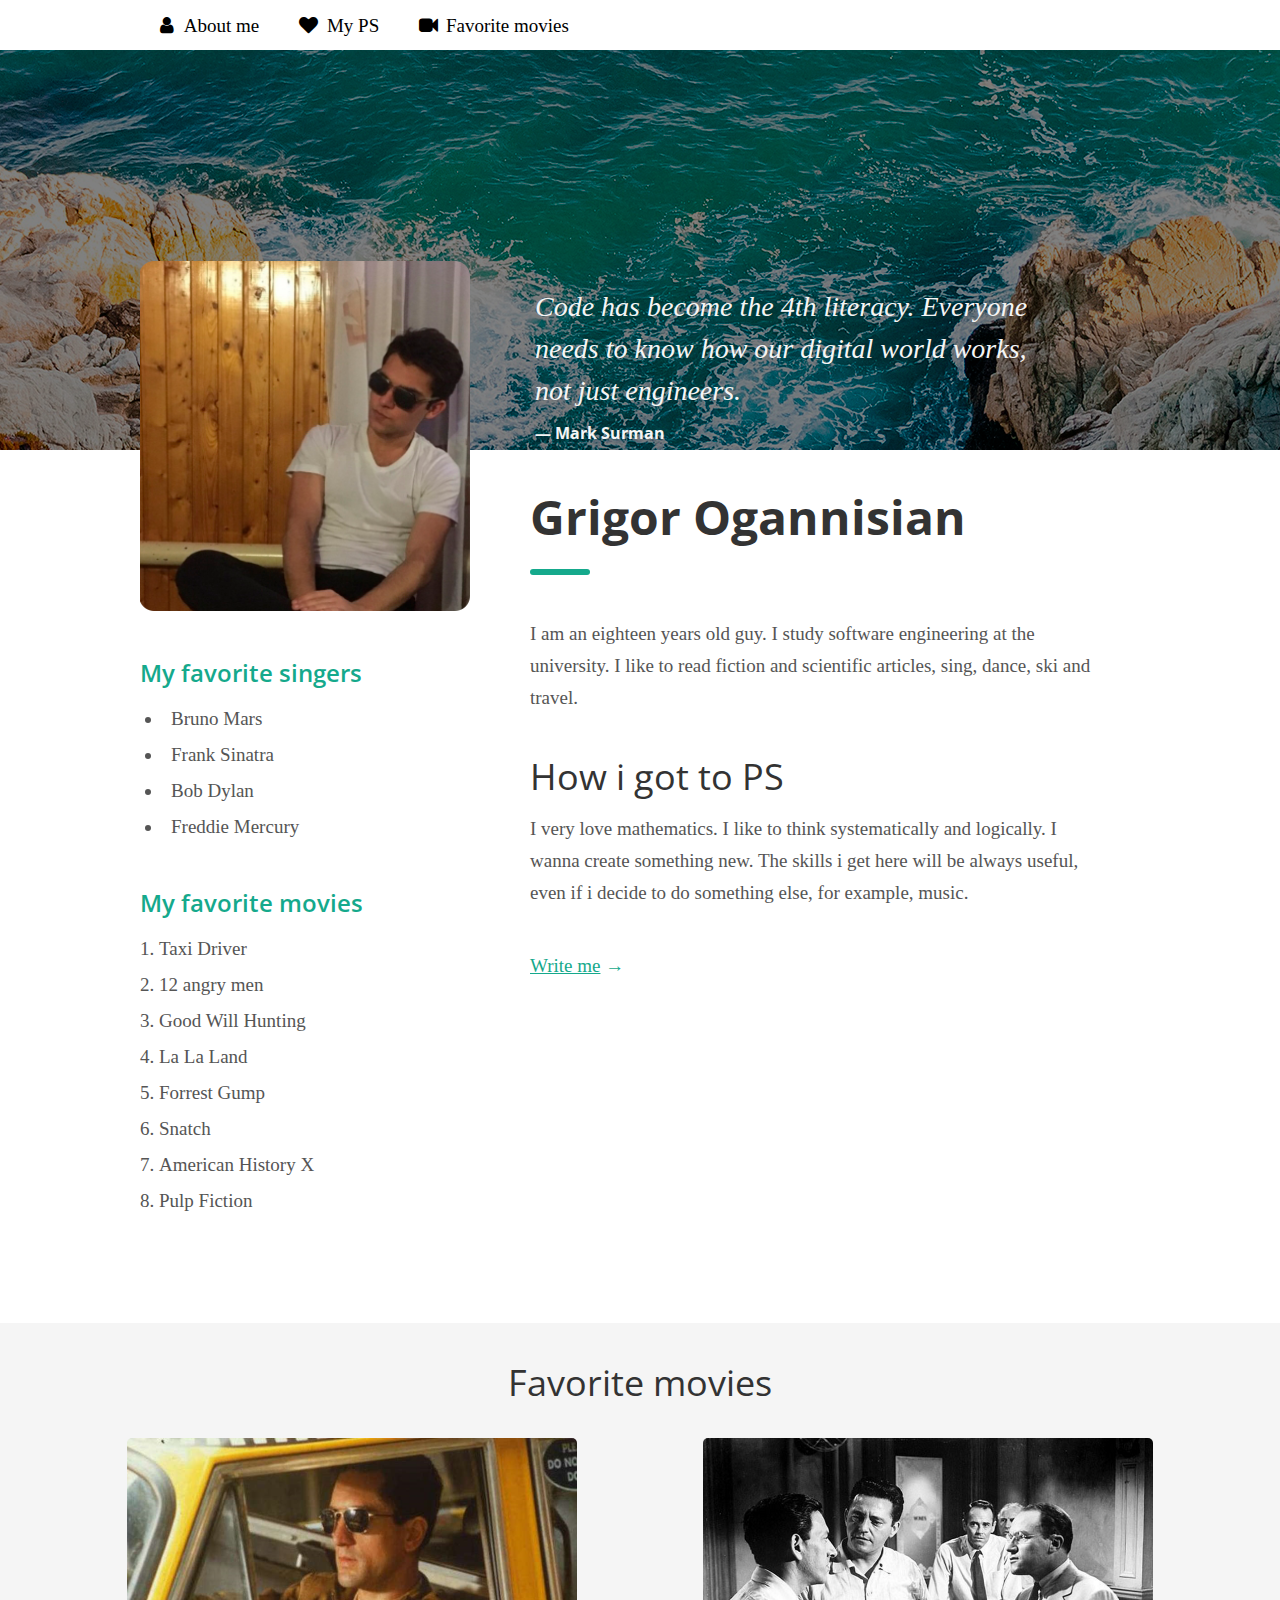
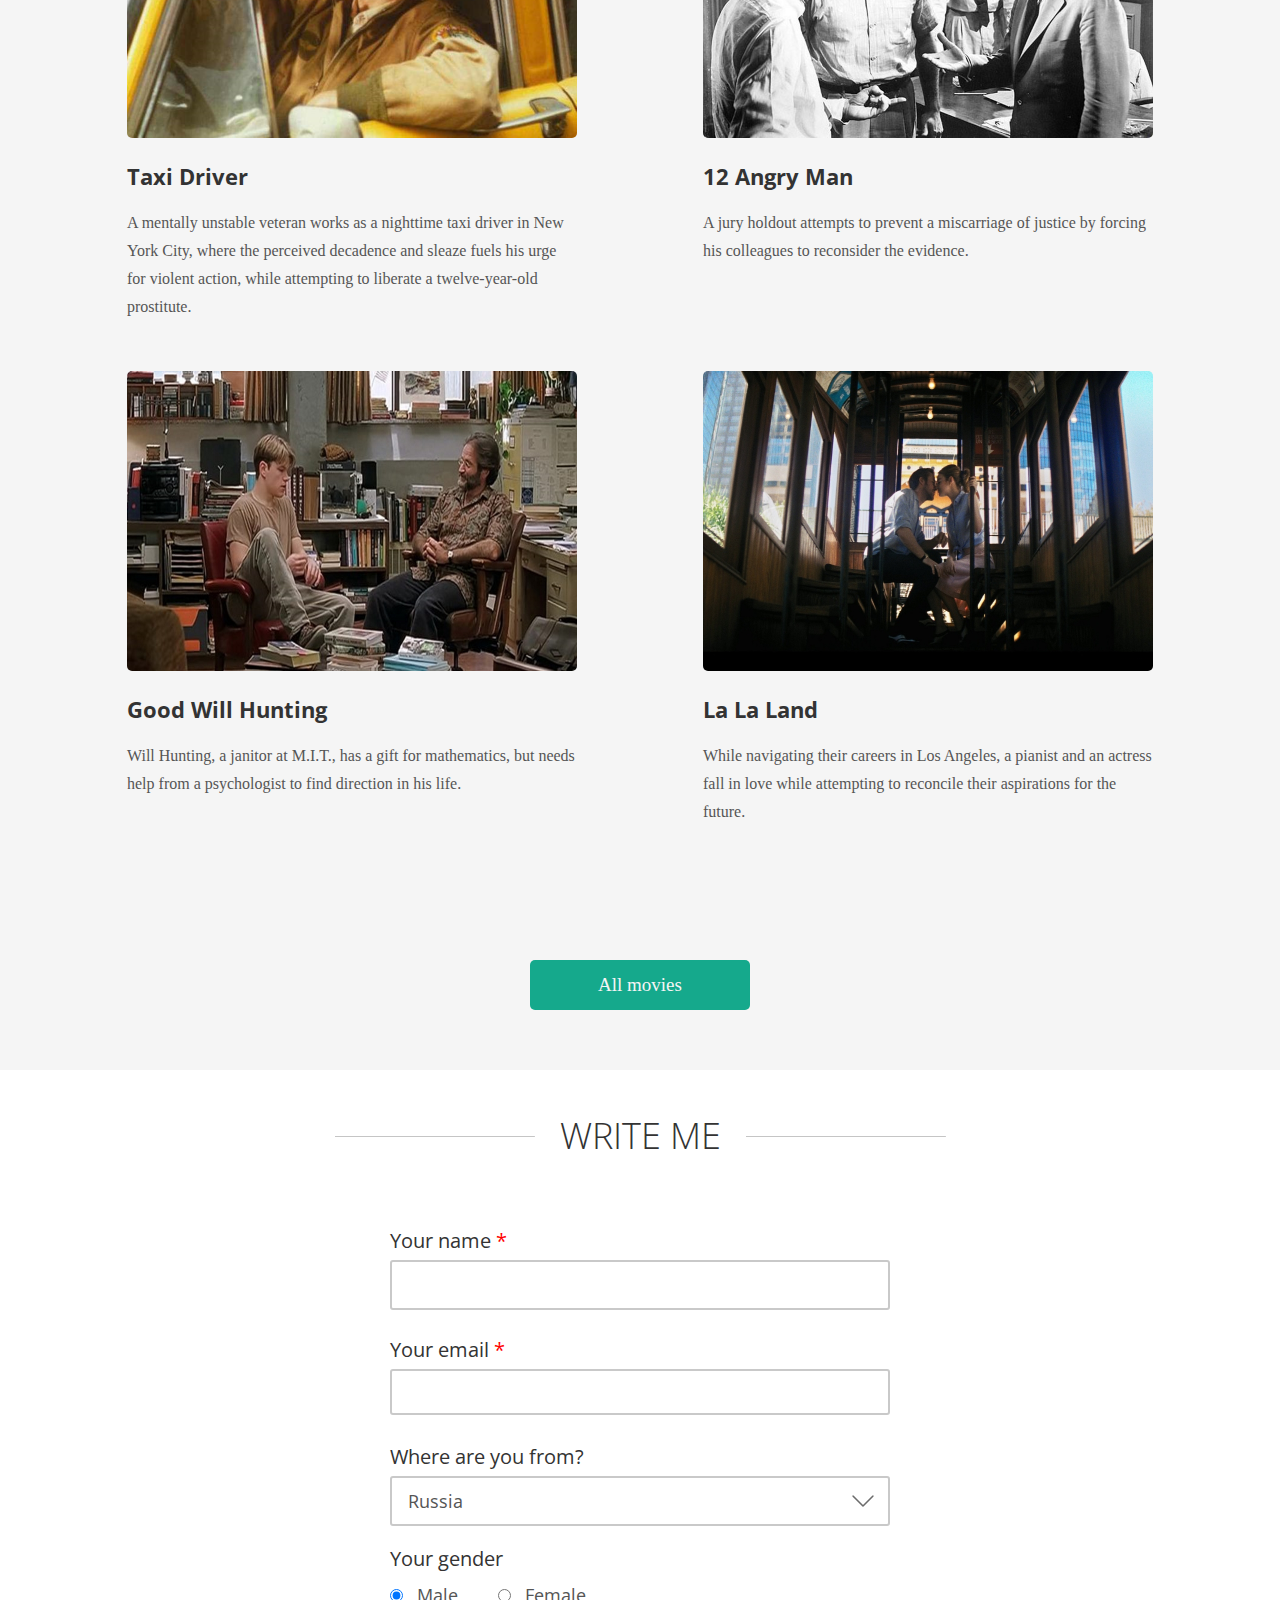
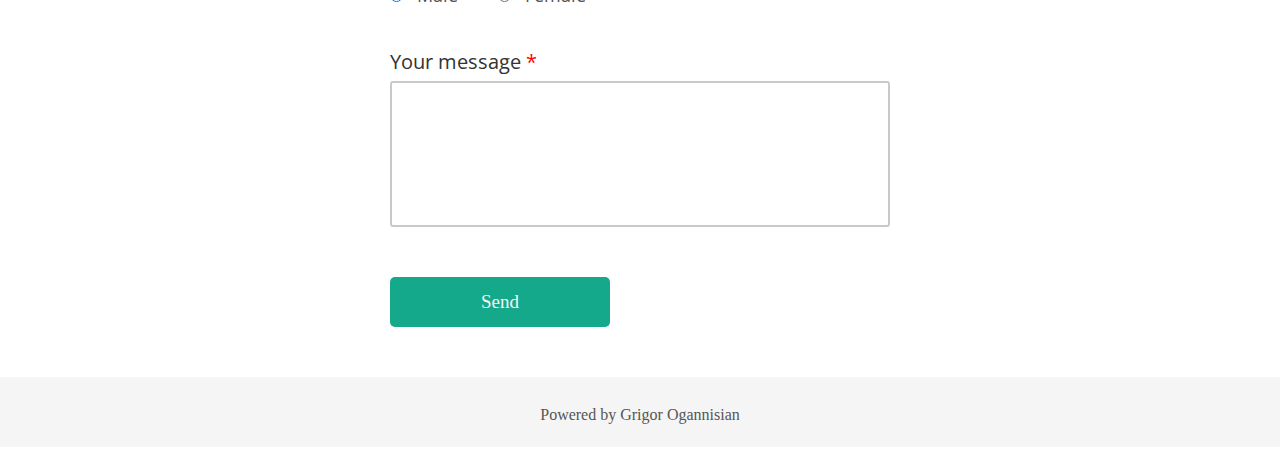
<file: about_me_adaptive/index.html>
<!DOCTYPE html>
<html lang="en">
    <head>
        <meta charset="utf-8">
        <meta name="viewport" content="width=device-width, initial-scale=1.0">
        <link rel="icon" type="image/png" href="images/favicon.png">
        <link rel="stylesheet" href="scss/style.css">
        <link rel="stylesheet" href="font_awesome/css/font-awesome.css">
        <link rel="stylesheet" href="scss/media.css">
        <link href="https://fonts.googleapis.com/css?family=Open+Sans:300,400,600,700" rel="stylesheet">
        <title>Grigor Ogannisian</title>
    </head>
    
    
    <body>
        <div class="header">
            <nav class="button_menu">
                <ul>
                    <li class="drop_down_menu_title"><i class="fa fa-angle-double-down"></i>Menu</li>
                    <ul class="drop_down_menu">
                        <li>
                            <a href="#link_about_me">
                                <i class="fa fa-user"></i>
                                <span>About me</span>
                            </a>
                        </li>
                        <li>
                            <a href="#link_how_ps">
                                <i class="fa fa-heart"></i>
                                <span>My PS</span>
                            </a>
                        </li>
                        <li>
                            <a href="#link_favorite_movies">
                                <i class="fa fa-video-camera"></i>
                                <span>Favorite movies</span>
                            </a>
                        </li>
                    </ul>
                </ul>
            </nav>
            <nav class="top_menu">
                <a class="button_about_me" href="#link_about_me">
                    <i class="fa fa-user"></i>
                    <span>About me</span>
                </a>
                <a class="button_how_ps" href="#link_how_ps">
                    <i class="fa fa-heart"></i>
                    <span>My PS</span>
                </a>
                <a class="button_favorite_movies" href="#link_favorite_movies">
                    <i class="fa fa-video-camera"></i>
                    <span>Favorite movies</span>
                </a>
                <div class="clear"></div>
            </nav>    
        </div>
        
        <div class="main_container">
            <div class="content">
                <div class="content_top">
                    <img class="my_photo" src="images/me.png" alt="Unfortunately, you can not see my photo, 
                                                                  but believe me it's too hot, hot damn🔥">                       
                    <blockquote class="quote">
                        <p class="quote_main">
                            Code has become the 4th literacy. 
                            Everyone needs to know how our digital 
                            world works, not just engineers.
                        </p>
                        <footer class="quote_footer">— Mark Surman</footer>
                    </blockquote>
                    <div class="clear"></div>
                </div>
                
                <div class="information_about_me">
                    <div class="text">
                        <a id="link_about_me"></a><h1 class="text_name_title">Grigor Ogannisian</h1>
                        <div class="rectangle"></div>
                        <p class="text_information">
                            I am an eighteen years old guy. 
                            I study software engineering at the university. 
                            I like to read fiction and scientific articles, 
                            sing, dance, ski and travel.
                        </p>
                    </div>
                    <div class="text">
                        <a id="link_how_ps"></a><h2 class="text_ps_title">How i got to PS</h2>
                        <p class="text_information">
                            I very love mathematics. 
                            I like to think systematically and logically. 
                            I wanna create something new. 
                            The skills i get here will be always useful, 
                            even if i decide to do something else, for example, music.
                        </p>
                    </div>
                    <div class="to_my_profile">
                        <a class="to_my_profile_link" href="http://vk.com/mr_treasure">
                            <span class= "to_my_profile_text">Write me</span>
                            <span class="to_my_profile_arrow"> →</span>
                        </a>
                    </div>
                </div>
                
                <div class="favorite_list">
                    <div class="favorite">
                        <span class="favorite_title">My favorite singers</span>
                        <ul class="list singers_list">
                            <li>Bruno Mars</li>
                            <li>Frank Sinatra</li>
                            <li>Bob Dylan</li>
                            <li>Freddie Mercury</li>
                        </ul>
                    </div>    
                    <div class="favorite">
                        <span class="favorite_title">My favorite movies</span>
                        <ol class="list">
                            <li>Taxi Driver</li>
                            <li>12 angry men</li>
                            <li>Good Will Hunting</li>
                            <li>La La Land</li>
                            <li>Forrest Gump</li>
                            <li>Snatch</li>
                            <li>American History X</li>
                            <li>Pulp Fiction</li>
                        </ol>
                    </div>
                </div>
                <div class="clear"></div>
            </div> 
            
            <div class="favorite_movies">
                <div class="favorite_movies_container">
                    <div class="movies_description">
                        <a id="link_favorite_movies"></a><h3 class="favorite_movies_title">Favorite movies</h3>
                        <div class="taxi_driver_description movie_description">
                            <img src="images/taxi_driver.png" alt="" class="movie_picture">
                            <h4 class="movie_title">Taxi Driver</h4>
                            <p class="movie_text">A mentally unstable veteran works as a nighttime taxi driver in New York City, where the perceived decadence and sleaze fuels his urge for violent action, while attempting to liberate a twelve-year-old prostitute.</p>
                        </div>
                        <div class="angry_man_description movie_description">
                            <img src="images/12_angry_man.png" alt="" class="movie_picture">
                            <h4 class="movie_title">12 Angry Man</h4>
                            <p class="movie_text">A jury holdout attempts to prevent a miscarriage of justice by forcing his colleagues to reconsider the evidence.</p>
                        </div>
                        <div class="will_description movie_description">
                            <img src="images/good_will_hunting.jpg" alt="" class="movie_picture">
                            <h4 class="movie_title">Good Will Hunting</h4>
                            <p class="movie_text">Will Hunting, a janitor at M.I.T., has a gift for mathematics, but needs help from a psychologist to find direction in his life.</p>
                        </div>
                        <div class="lll_description movie_description">
                            <img src="images/la_la_land.jpg" alt="" class="movie_picture">
                            <h4 class="movie_title">La La Land</h4>
                            <p class="movie_text">While navigating their careers in Los Angeles, a pianist and an actress fall in love while attempting to reconcile their aspirations for the future.</p>
                        </div>
                        <div class="clear"></div>
                    </div>
                    <div class="all_movies cursor_pointer">
                        <button class="all_movies_button cursor_pointer"><span>All movies</span></button>
                    </div>
                </div>
            </div>
            
            <div class="write_form">
                <div class="write_form_header">
                    <img class="line line_left" src="images/line.png" alt="">
                    <h3>WRITE ME</h3>
                    <img class="line line_right" src="images/line.png" alt="">
                </div>
                <div class="write_form_container">
                    <form action="php/form_handler.php" name="write_form" method="post" class="form_user">
                        <label for="user_name" class="label_text field_title">Your name<span class="star"> *</span></label><br>
                        <input type="text" id="user_name" name="user_name" class="active_field input_text field_text" required/><br>
                        <label for="email" class="label_text field_title">Your email<span class="star"> *</span></label><br>
                        <input type="email" id="email" name="email" class="active_field input_text field_text" required/><br>
                        <label for="location" class="label_select field_title">Where are you from?</label><br>
                        <select name=”country” class="active_field select field_text cursor_pointer" id="location">
                            <option class="option" value=”Russia”>Russia</option>
                            <option class="option" value=”USA”>USA</option>
                            <option class="option" value=”Other”>Other</option>
                        </select><br>
                        <label class="gender field_title">Your gender</label><br>
                        <label class="label_male field_text cursor_pointer ">
                            <input type="radio" checked name="gender" class="cursor_pointer radio"/>
                            <span>Male</span>
                        </label>
                        <label class="label_female field_text cursor_pointer ">
                            <input type="radio" name="gender" class="cursor_pointer radio"/>
                            <span>Female</span>
                        </label>
                        <label class="user_message field_title">
                            Your message<span class="star"> *</span>
                        </label>
                        <textarea name=”about_me” rows=10 class="active_field text_area field_text" required></textarea><br>
                        <input type="submit" value="Send" class="submit cursor_pointer">
                    </form>
                </div>    
            </div>
        </div>
        
        <div class="footer">
            <span>Powered by Grigor Ogannisian</span>
        </div>       
    </body>
</html>
</file>
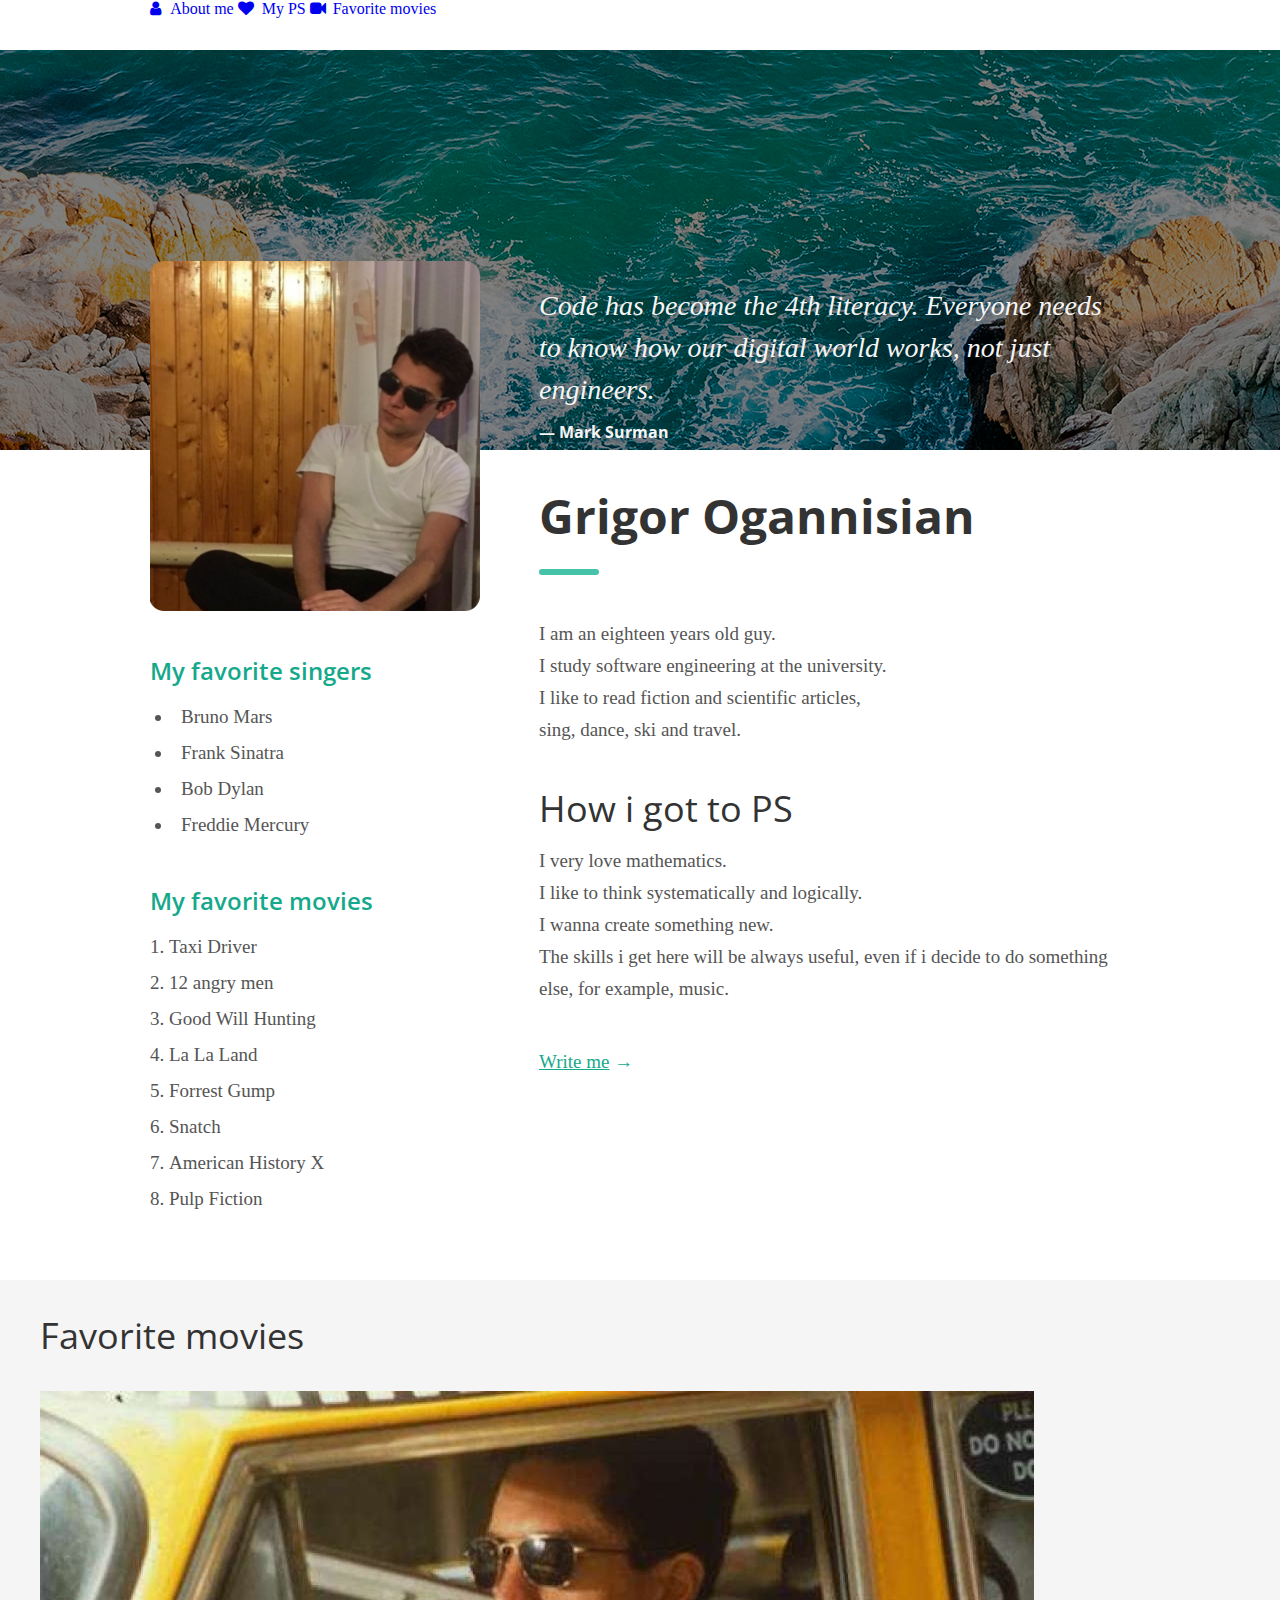
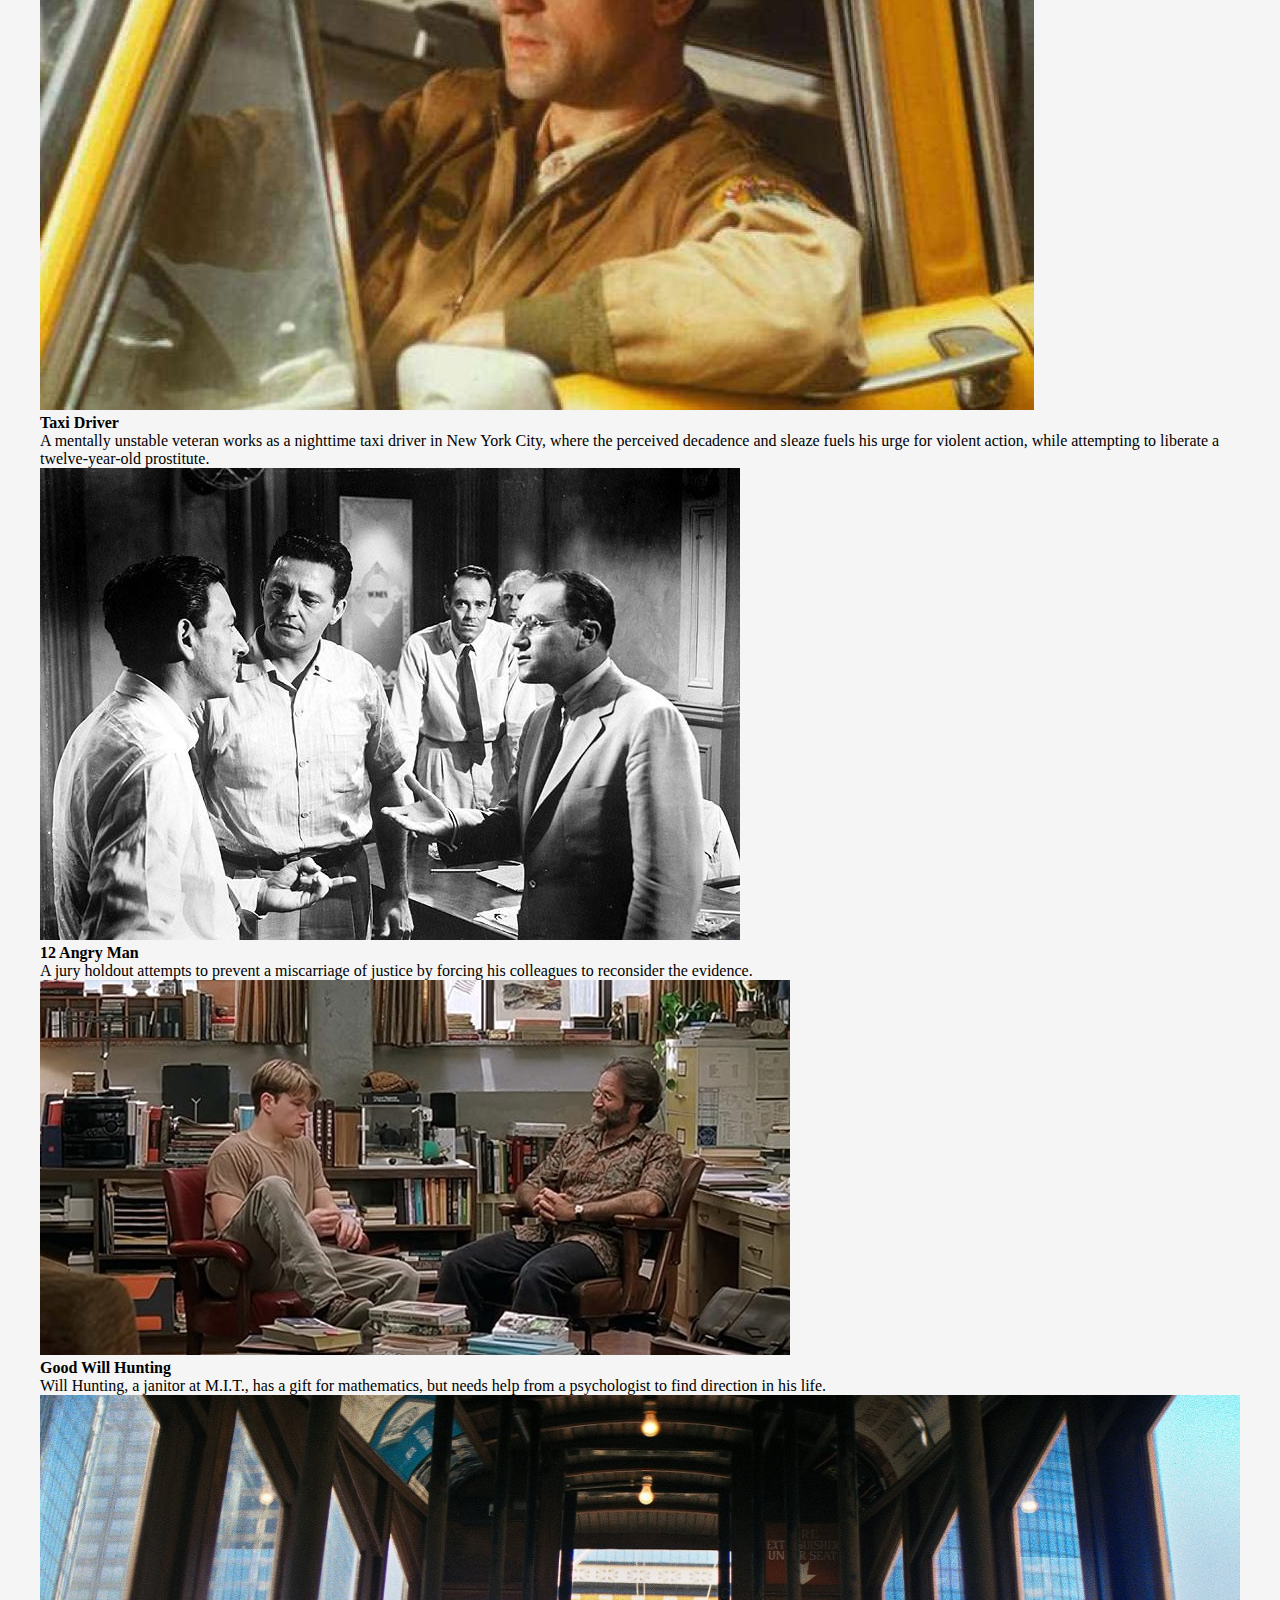
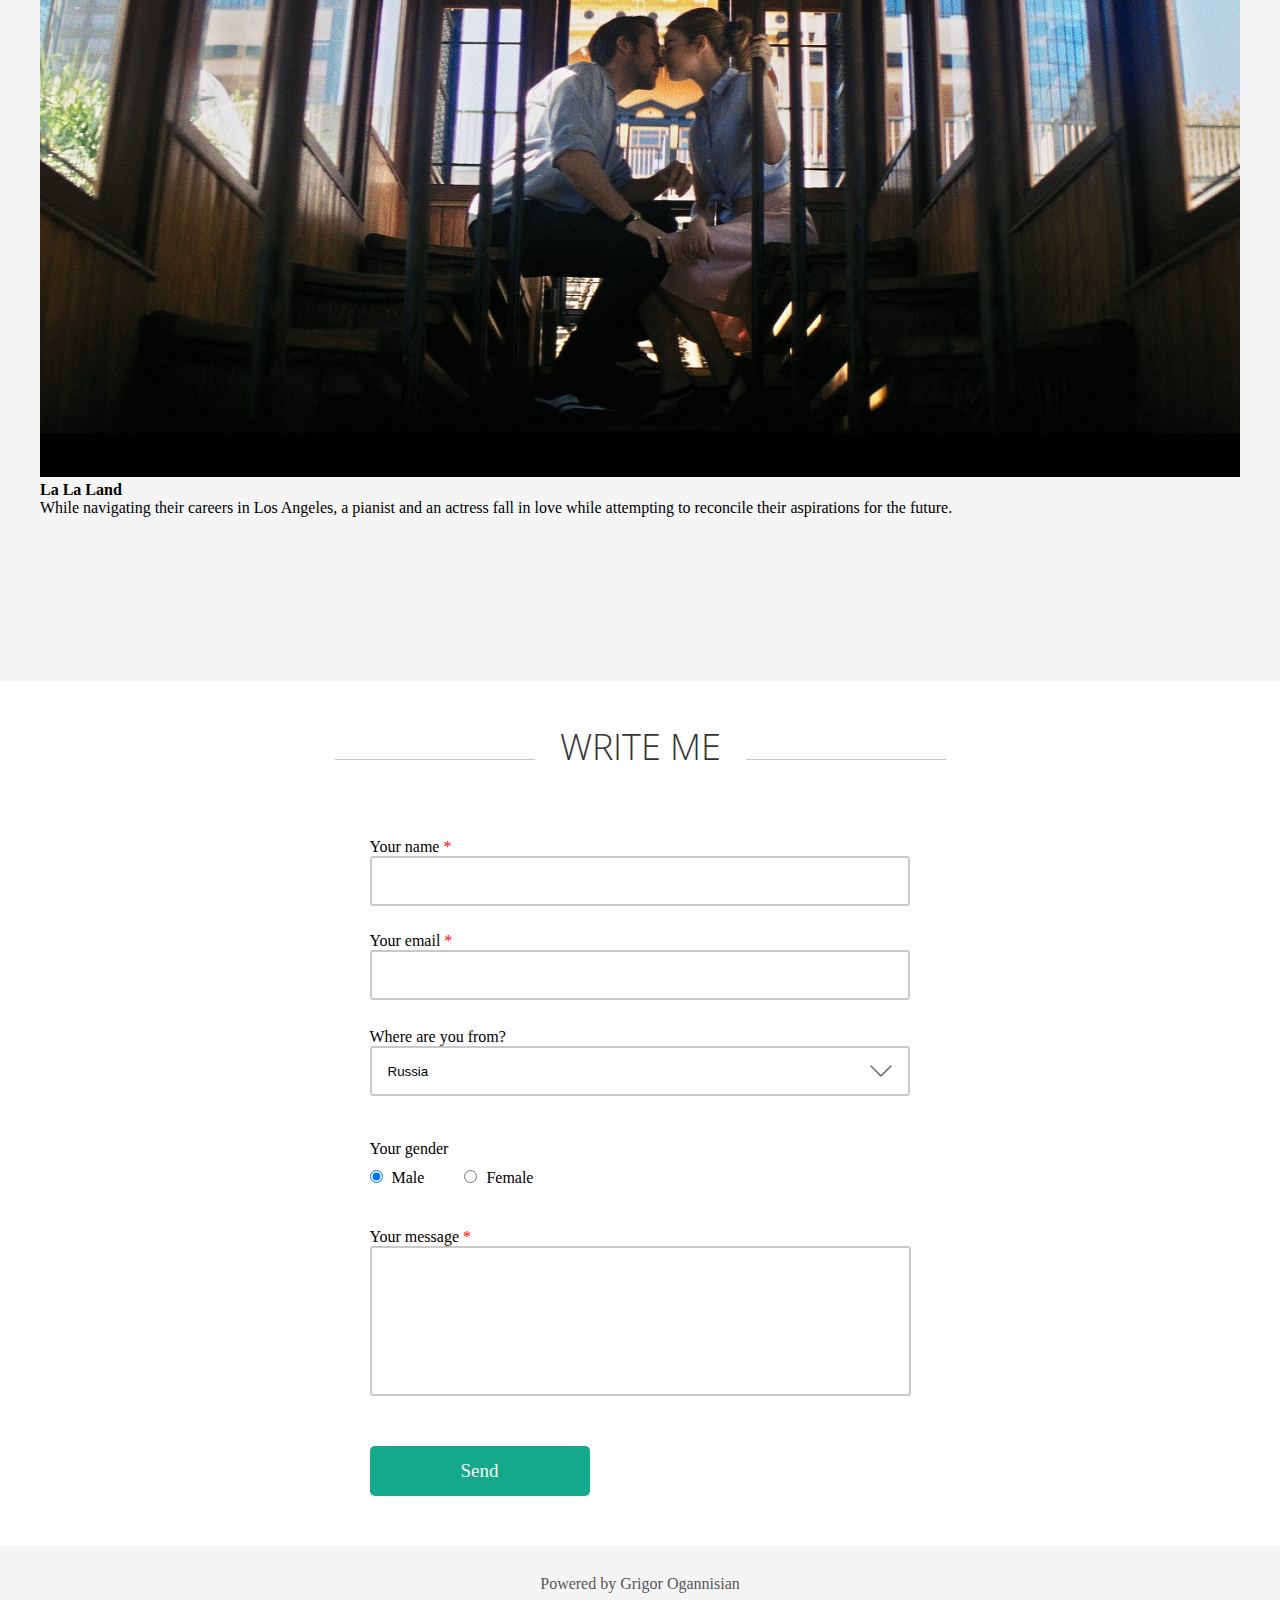
<file: about_me_form/index.html>
<!DOCTYPE html>
<html>
    <head>
        <meta charset="utf-8">
        <link rel="icon" type="image/png" href="images/favicon.png">
        <link rel="stylesheet" href="css/reset.css">
        <link rel="stylesheet" href="css/style.css">
        <link rel="stylesheet" href="font_awesome/css/font-awesome.css">
        <link href="https://fonts.googleapis.com/css?family=Open+Sans:300,400,600,700" rel="stylesheet">
        <title>Grigor Ogannisian</title>
    </head>
    <body>
        <div class="header">
            <nav class="top_menu">
                <a class="button_about_me" href="#link_about_me">
                    <i class="fa fa-user"></i>
                    <span>About me</span>
                </a>
                <a class="button_how_ps" href="#link_how_ps">
                    <i class="fa fa-heart"></i>
                    <span>My PS</span>
                </a>
                <a class="button_fav_movies" href="#link_fav_movies">
                    <i class="fa fa-video-camera"></i>
                    <span>Favorite movies</span>
                </a>
            </nav>    
        </div>    
        <div class="main_container">
            <div class="main_container_content">
                <div class="left_side">
                    <img class="my_photo" src="images/me.png" alt="Unfortunately, you can not see my photo, 
                                                                  but believe me it's too hot, hot damn🔥">
                    <div class="left_side_information">
                        <div class="some_favorite">
                            <span class="some_favorite_title">My favorite singers</span>
                            <ul class="list singers_list">
                                <li>Bruno Mars</li>
                                <li>Frank Sinatra</li>
                                <li>Bob Dylan</li>
                                <li>Freddie Mercury</li>
                            </ul>
                        </div>    
                        <div class="some_favorite">
                            <span class="some_favorite_title">My favorite movies</span>
                            <ol class="list">
                                <li>Taxi Driver</li>
                                <li>12 angry men</li>
                                <li>Good Will Hunting</li>
                                <li>La La Land</li>
                                <li>Forrest Gump</li>
                                <li>Snatch</li>
                                <li>American History X</li>
                                <li>Pulp Fiction</li>
                            </ol>
                        </div>
                    </div>                 
                </div>
                <div class="right_side">
                    <blockquote class="quote">
                        <p class="quote_main">
                            Code has become the 4th literacy. 
                            Everyone needs to know how our digital 
                            world works, not just engineers.
                        </p>
                        <footer class="quote_footer">— Mark Surman</footer>
                    </blockquote>                 
                    <div class="right_side_information">
                        <div class="some_text">
                            <a id="link_about_me"><h1 class="some_text_name_title">Grigor Ogannisian</h1></a>
                            <div class="rectangle"></div>
                            <p class="some_text_information">
                                I am an eighteen years old guy. <br>
                                I study software engineering at the university. <br>
                                I like to read fiction and scientific articles, <br>
                                sing, dance, ski and travel.
                            </p>
                        </div>
                        <div class="some_text">
                            <a id="link_how_ps"><h2 class="some_text_ps_title">How i got to PS</h2></a>
                            <p class="some_text_information">
                                I very love mathematics. <br>
                                I like to think systematically and logically. <br>
                                I wanna create something new. <br>
                                The skills i get here will be always useful, 
                                even if i decide to do something else, for example, music.
                            </p>
                        </div>
                        <div class="to_my_profile">
                            <a class="to_my_profile_link" href="http://vk.com/mr_treasure">
                                <span class= "to_my_profile_text">Write me</span>
                                <span class="to_my_profile_arrow"> →</span>
                            </a>
                        </div>
                    </div>
                    <div class="clear"></div>
                </div>        
            </div>  
            <div class="clear"></div>
            <div class="fav_movies">
                <div class="fav_movies_container">
                    <a id="link_fav_movies"><h3 class="fav_movies_title">Favorite movies</h3></a>
                    <div class="movies_description">
                        <div class="taxi_driver_description">
                            <img src="images/taxi_driver.png" alt="">
                            <h4>Taxi Driver</h4>
                            <p>A mentally unstable veteran works as a nighttime taxi driver in New York City, where the perceived decadence and sleaze fuels his urge for violent action, while attempting to liberate a twelve-year-old prostitute.</p>
                        </div>
                        <div class="angry_man_description">
                            <img src="images/12_angry_man.png" alt="">
                            <h4>12 Angry Man</h4>
                            <p>A jury holdout attempts to prevent a miscarriage of justice by forcing his colleagues to reconsider the evidence.</p>
                        </div>
                        <div class="will_description">
                            <img src="images/good_will_hunting.jpg" alt="">
                            <h4>Good Will Hunting</h4>
                            <p>Will Hunting, a janitor at M.I.T., has a gift for mathematics, but needs help from a psychologist to find direction in his life.</p>
                        </div>
                        <div class="lll_description">
                            <img src="images/la_la_land.jpg" alt="">
                            <h4>La La Land</h4>
                            <p>While navigating their careers in Los Angeles, a pianist and an actress fall in love while attempting to reconcile their aspirations for the future.</p>
                        </div>
                    </div>
                    <div class="clear"></div>
                    <div class="all_movies">
                        <span>All movies</span>
                    </div>
                </div>
            </div>
            <div class="write_form">
                <div class="write_form_header">
                    <img class="line_left" src="images/line.png" alt="">
                    <h3>WRITE ME</h3>
                    <img class="line_right" src="images/line.png" alt="">
                </div>
                <div class="write_form_container">
                    <form action="#" name="write_form">
                        <label for="user_name" class="label_text">Your name<span class="star"> *</span></label><br>
                        <input type="text" id="user_name" name="user_name" class="input_text"/><br>
                        <label for="email" class="label_text">Your email<span class="star"> *</span></label><br>
                        <input type="email" id="email" name="email" class="input_text"/><br>
                        <label for="location" class="label_select">Where are you from?</label><br>
                        <select name=”country” class="select" id="location">
                            <option class="option" value=”Russia”>Russia</option>
                            <option class="option" value=”USA”>USA</option>
                            <option class="option" value=”Other”>Other</option>
                        </select><br>
                        <p class="gender">Your gender</p>
                        <label class="label_male">
                          <input type="radio" checked name="gender" class="radio"/><span>Male</span>
                        </label>
                        <label class="label_female">
                          <input type="radio" name="gender" class="radio"/><span>Female</span>
                        </label>
                        <p class="user_message">
                            Your message<span class="star"> *</span>
                        </p>
                        <textarea name=”about_me” rows=10 class="text_area"></textarea><br>
                        <input type="submit" value="Send" class="submit">
                    </form>
                </div>    
            </div>
        </div>
        <div class="footer">
            <span>Powered by Grigor Ogannisian</span>
        </div>
    </body>
</html>
</file>
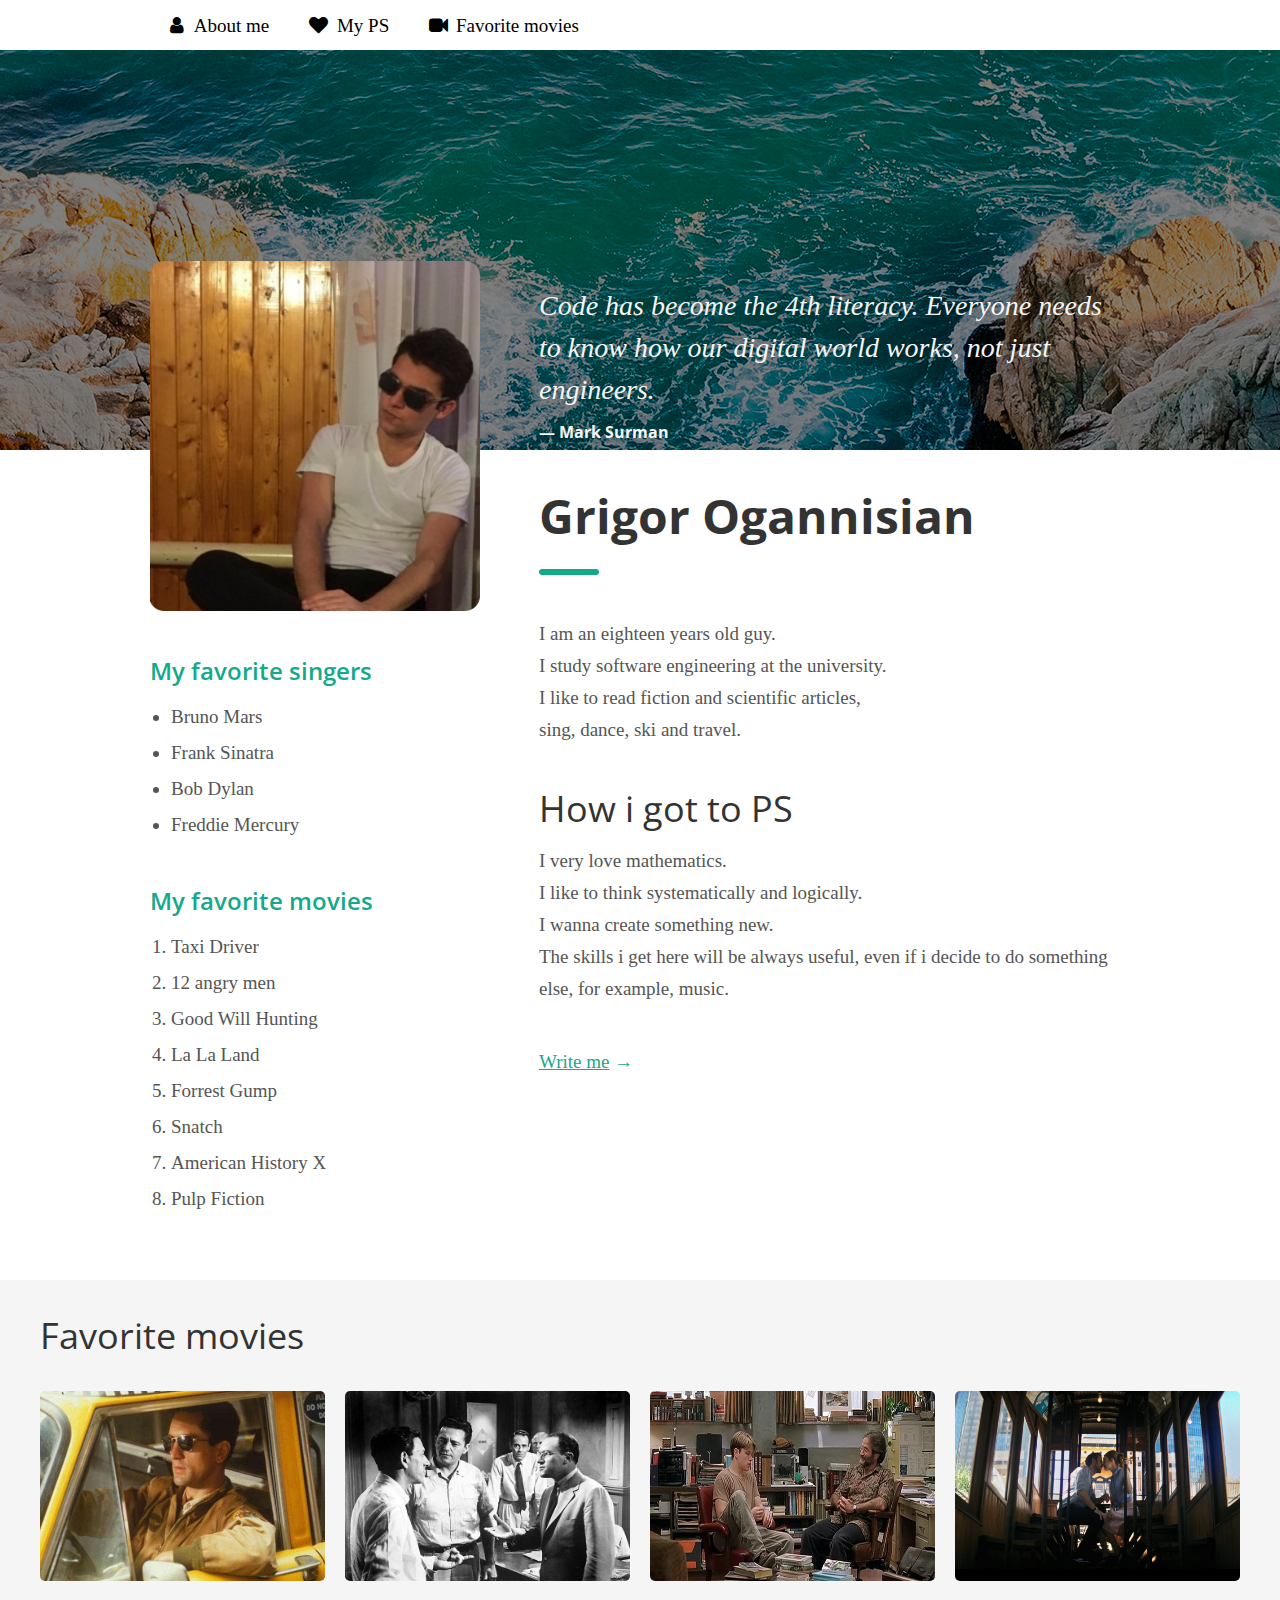
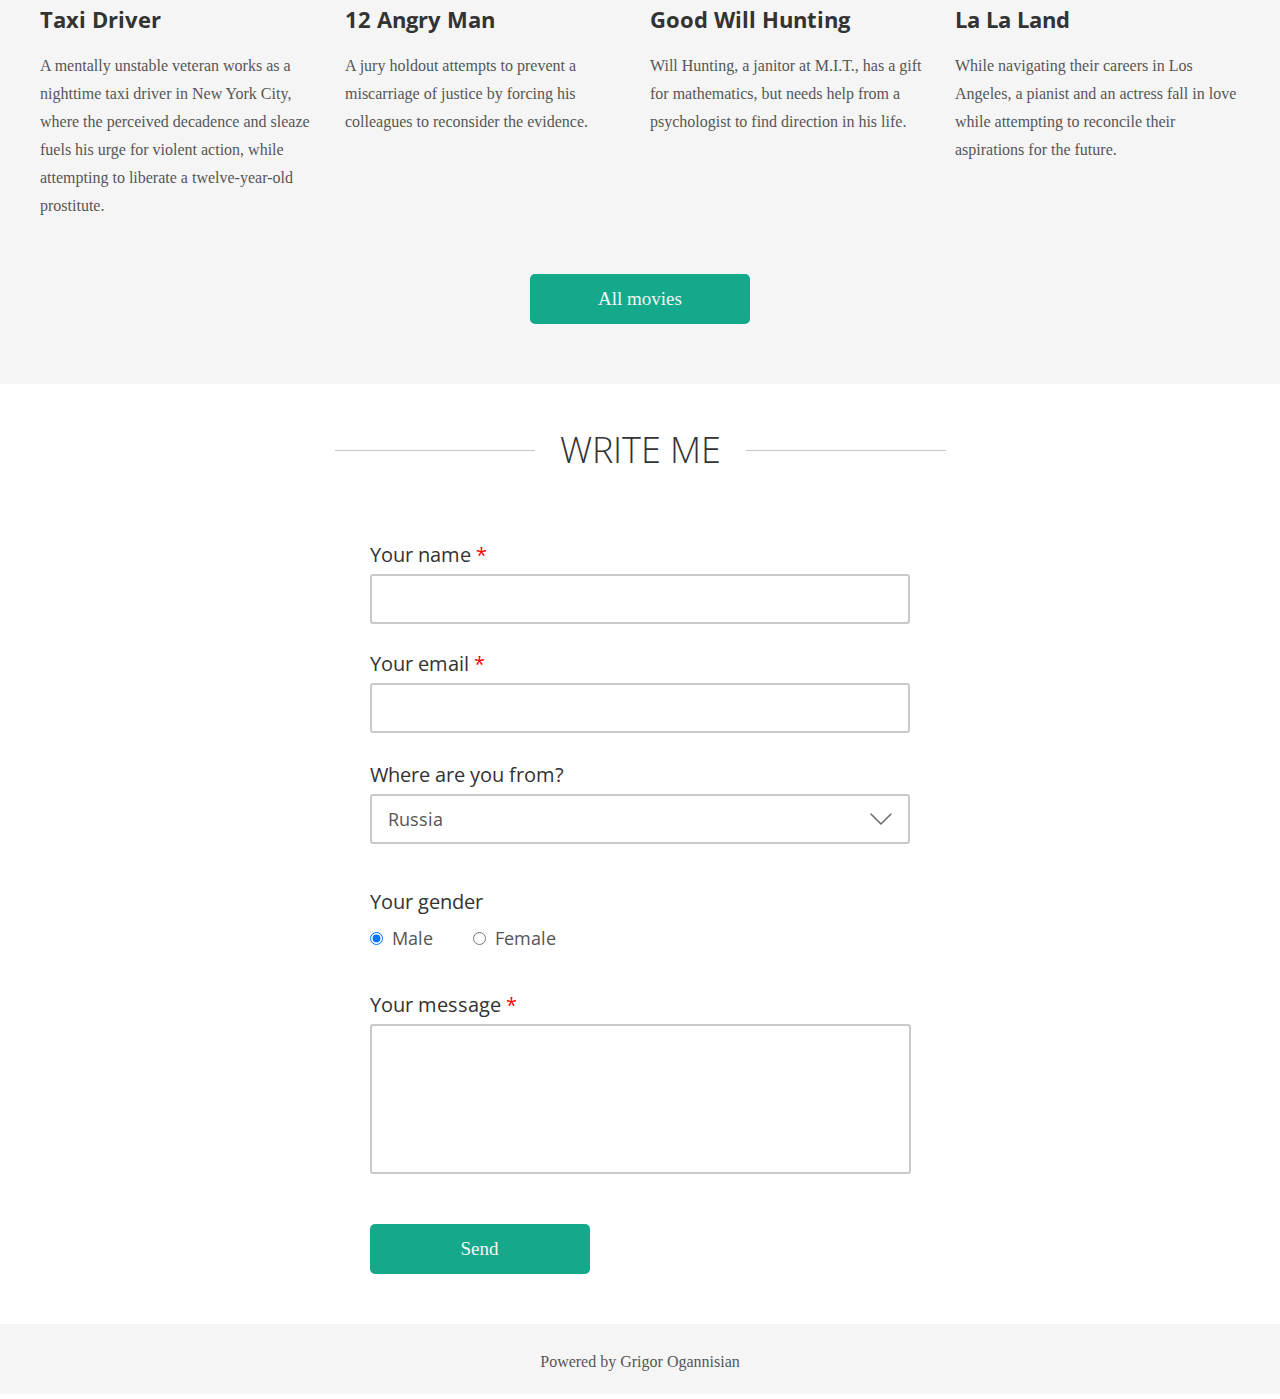
<file: about_me_form_scss/index.html>
<!DOCTYPE html>
<html>
    <head>
        <meta charset="utf-8">
        <link rel="icon" type="image/png" href="images/favicon.png">
        <link rel="stylesheet" href="scss/style.css">
        <link rel="stylesheet" href="font_awesome/css/font-awesome.css">
        <link href="https://fonts.googleapis.com/css?family=Open+Sans:300,400,600,700" rel="stylesheet">
        <title>Grigor Ogannisian</title>
    </head>
    <body>
        <div class="header">
            <nav class="top_menu">
                <a class="button_about_me" href="#link_about_me">
                    <i class="fa fa-user"></i>
                    <span>About me</span>
                </a>
                <a class="button_how_ps" href="#link_how_ps">
                    <i class="fa fa-heart"></i>
                    <span>My PS</span>
                </a>
                <a class="button_fav_movies" href="#link_fav_movies">
                    <i class="fa fa-video-camera"></i>
                    <span>Favorite movies</span>
                </a>
                <div class="clear"></div>
            </nav>    
        </div>    
        <div class="main_container">
            <div class="content">
                <div class="content_left_side">
                    <img class="my_photo" src="images/me.png" alt="Unfortunately, you can not see my photo, 
                                                                  but believe me it's too hot, hot damn🔥">
                    <div class="left_side_information">
                        <div class="some_favorite">
                            <span class="some_favorite_title">My favorite singers</span>
                            <ul class="list singers_list">
                                <li>Bruno Mars</li>
                                <li>Frank Sinatra</li>
                                <li>Bob Dylan</li>
                                <li>Freddie Mercury</li>
                            </ul>
                        </div>    
                        <div class="some_favorite">
                            <span class="some_favorite_title">My favorite movies</span>
                            <ol class="list">
                                <li>Taxi Driver</li>
                                <li>12 angry men</li>
                                <li>Good Will Hunting</li>
                                <li>La La Land</li>
                                <li>Forrest Gump</li>
                                <li>Snatch</li>
                                <li>American History X</li>
                                <li>Pulp Fiction</li>
                            </ol>
                        </div>
                    </div>                 
                </div>
                <div class="content_right_side">
                    <blockquote class="quote">
                        <p class="quote_main">
                            Code has become the 4th literacy. 
                            Everyone needs to know how our digital 
                            world works, not just engineers.
                        </p>
                        <footer class="quote_footer">— Mark Surman</footer>
                    </blockquote>                 
                    <div class="right_side_information">
                        <div class="some_text">
                            <a id="link_about_me"><h1 class="some_text_name_title">Grigor Ogannisian</h1></a>
                            <div class="rectangle"></div>
                            <p class="some_text_information">
                                I am an eighteen years old guy. <br>
                                I study software engineering at the university. <br>
                                I like to read fiction and scientific articles, <br>
                                sing, dance, ski and travel.
                            </p>
                        </div>
                        <div class="some_text">
                            <a id="link_how_ps"><h2 class="some_text_ps_title">How i got to PS</h2></a>
                            <p class="some_text_information">
                                I very love mathematics. <br>
                                I like to think systematically and logically. <br>
                                I wanna create something new. <br>
                                The skills i get here will be always useful, 
                                even if i decide to do something else, for example, music.
                            </p>
                        </div>
                        <div class="to_my_profile">
                            <a class="to_my_profile_link" href="http://vk.com/mr_treasure">
                                <span class= "to_my_profile_text">Write me</span>
                                <span class="to_my_profile_arrow"> →</span>
                            </a>
                        </div>
                    </div>
                </div>
                <div class="clear"></div>
            </div>  
            <div class="fav_movies">
                <div class="fav_movies_container">
                    <a id="link_fav_movies"><h3 class="fav_movies_title">Favorite movies</h3></a>
                    <div class="movies_description">
                        <div class="taxi_driver_description">
                            <img src="images/taxi_driver.png" alt="">
                            <h4>Taxi Driver</h4>
                            <p>A mentally unstable veteran works as a nighttime taxi driver in New York City, where the perceived decadence and sleaze fuels his urge for violent action, while attempting to liberate a twelve-year-old prostitute.</p>
                        </div>
                        <div class="angry_man_description">
                            <img src="images/12_angry_man.png" alt="">
                            <h4>12 Angry Man</h4>
                            <p>A jury holdout attempts to prevent a miscarriage of justice by forcing his colleagues to reconsider the evidence.</p>
                        </div>
                        <div class="will_description">
                            <img src="images/good_will_hunting.jpg" alt="">
                            <h4>Good Will Hunting</h4>
                            <p>Will Hunting, a janitor at M.I.T., has a gift for mathematics, but needs help from a psychologist to find direction in his life.</p>
                        </div>
                        <div class="lll_description">
                            <img src="images/la_la_land.jpg" alt="">
                            <h4>La La Land</h4>
                            <p>While navigating their careers in Los Angeles, a pianist and an actress fall in love while attempting to reconcile their aspirations for the future.</p>
                        </div>
                        <div class="clear"></div>
                    </div>
                    <div class="all_movies">
                        <button class="all_movies_button"><span>All movies</span></button>
                    </div>
                </div>
            </div>
            <div class="write_form">
                <div class="write_form_header">
                    <img class="line_left" src="images/line.png" alt="">
                    <h3>WRITE ME</h3>
                    <img class="line_right" src="images/line.png" alt="">
                </div>
                <div class="write_form_container">
                    <form action="#" name="write_form">
                        <label for="user_name" class="label_text">Your name<span class="star"> *</span></label><br>
                        <input type="text" id="user_name" name="user_name" class="input_text"/><br>
                        <label for="email" class="label_text">Your email<span class="star"> *</span></label><br>
                        <input type="email" id="email" name="email" class="input_text"/><br>
                        <label for="location" class="label_select">Where are you from?</label><br>
                        <select name=”country” class="select" id="location">
                            <option class="option" value=”Russia”>Russia</option>
                            <option class="option" value=”USA”>USA</option>
                            <option class="option" value=”Other”>Other</option>
                        </select><br>
                        <p class="gender">Your gender</p>
                        <label class="label_male">
                          <input type="radio" checked name="gender" class="radio"/><span>Male</span>
                        </label>
                        <label class="label_female">
                          <input type="radio" name="gender" class="radio"/><span>Female</span>
                        </label>
                        <p class="user_message">
                            Your message<span class="star"> *</span>
                        </p>
                        <textarea name=”about_me” rows=10 class="text_area"></textarea><br>
                        <input type="submit" value="Send" class="submit">
                    </form>
                </div>    
            </div>
        </div>
        <div class="footer">
            <span>Powered by Grigor Ogannisian</span>
        </div>
    </body>
</html>
</file>
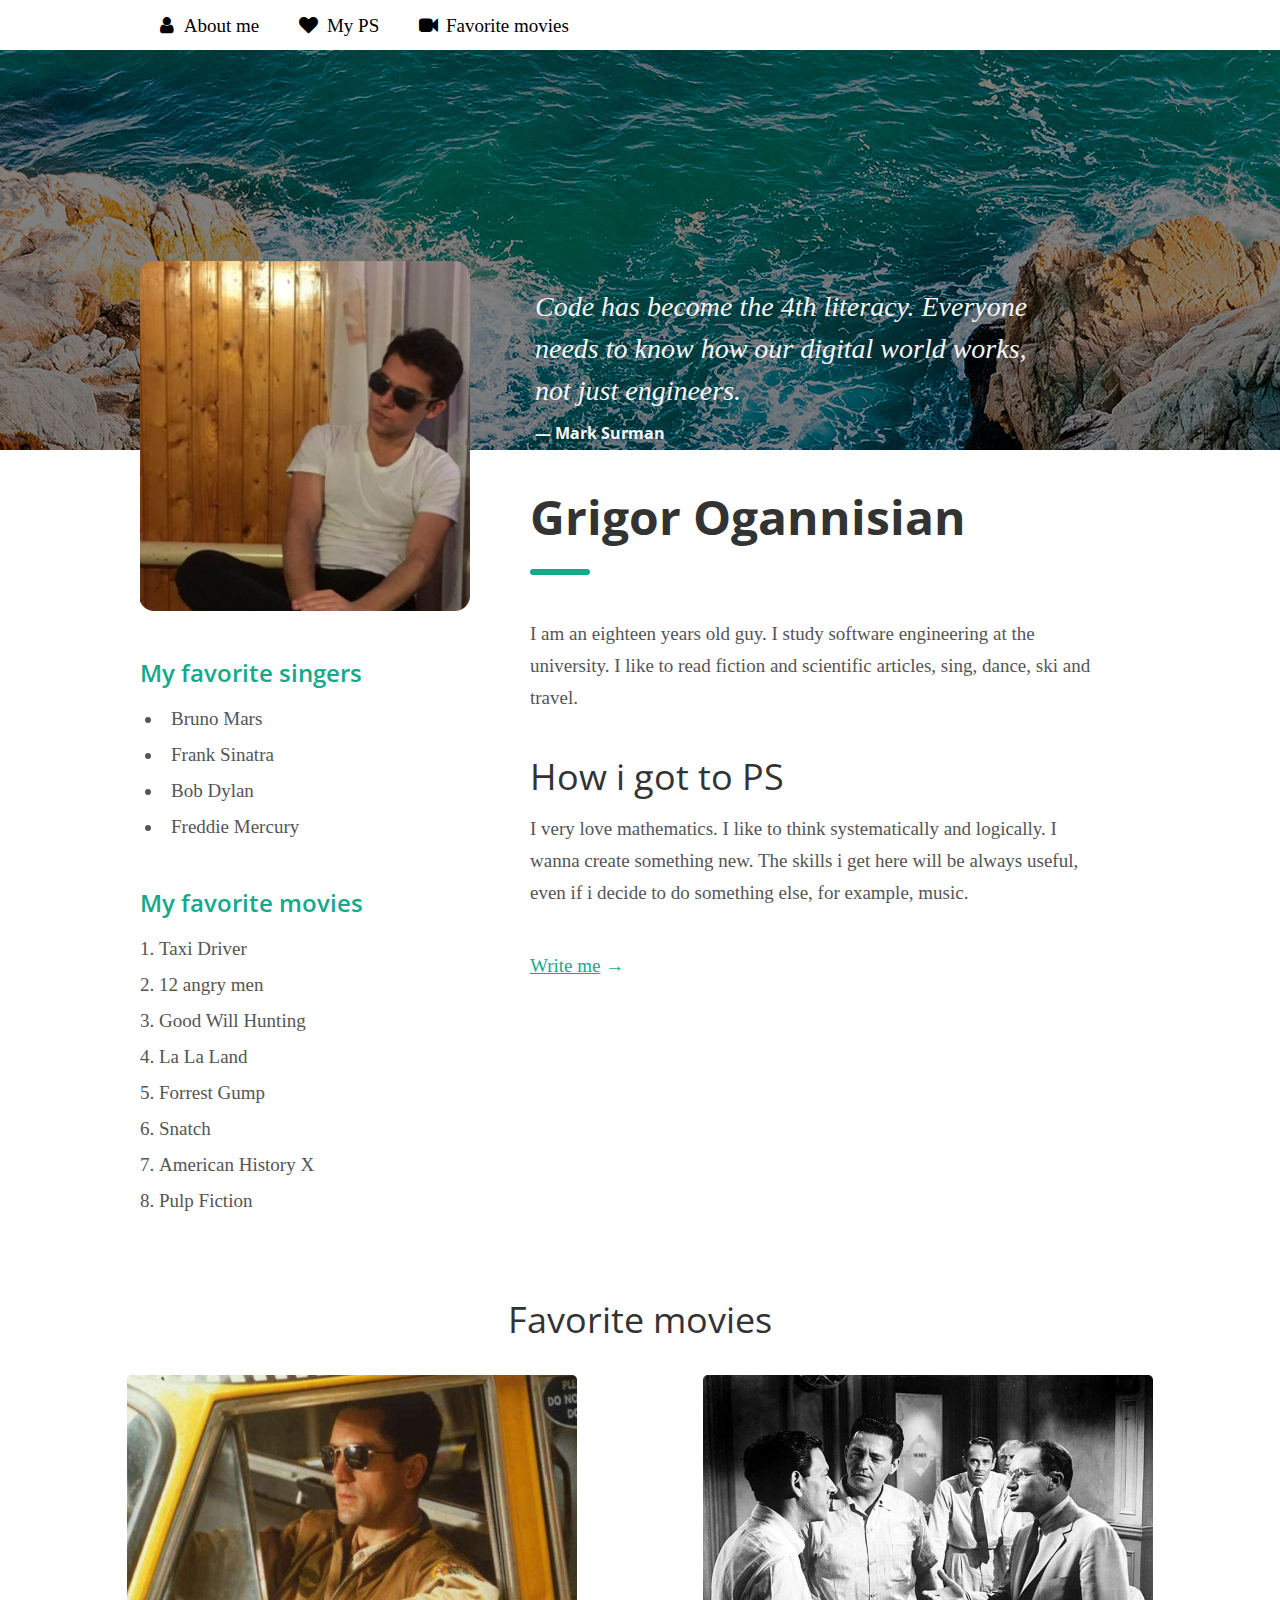
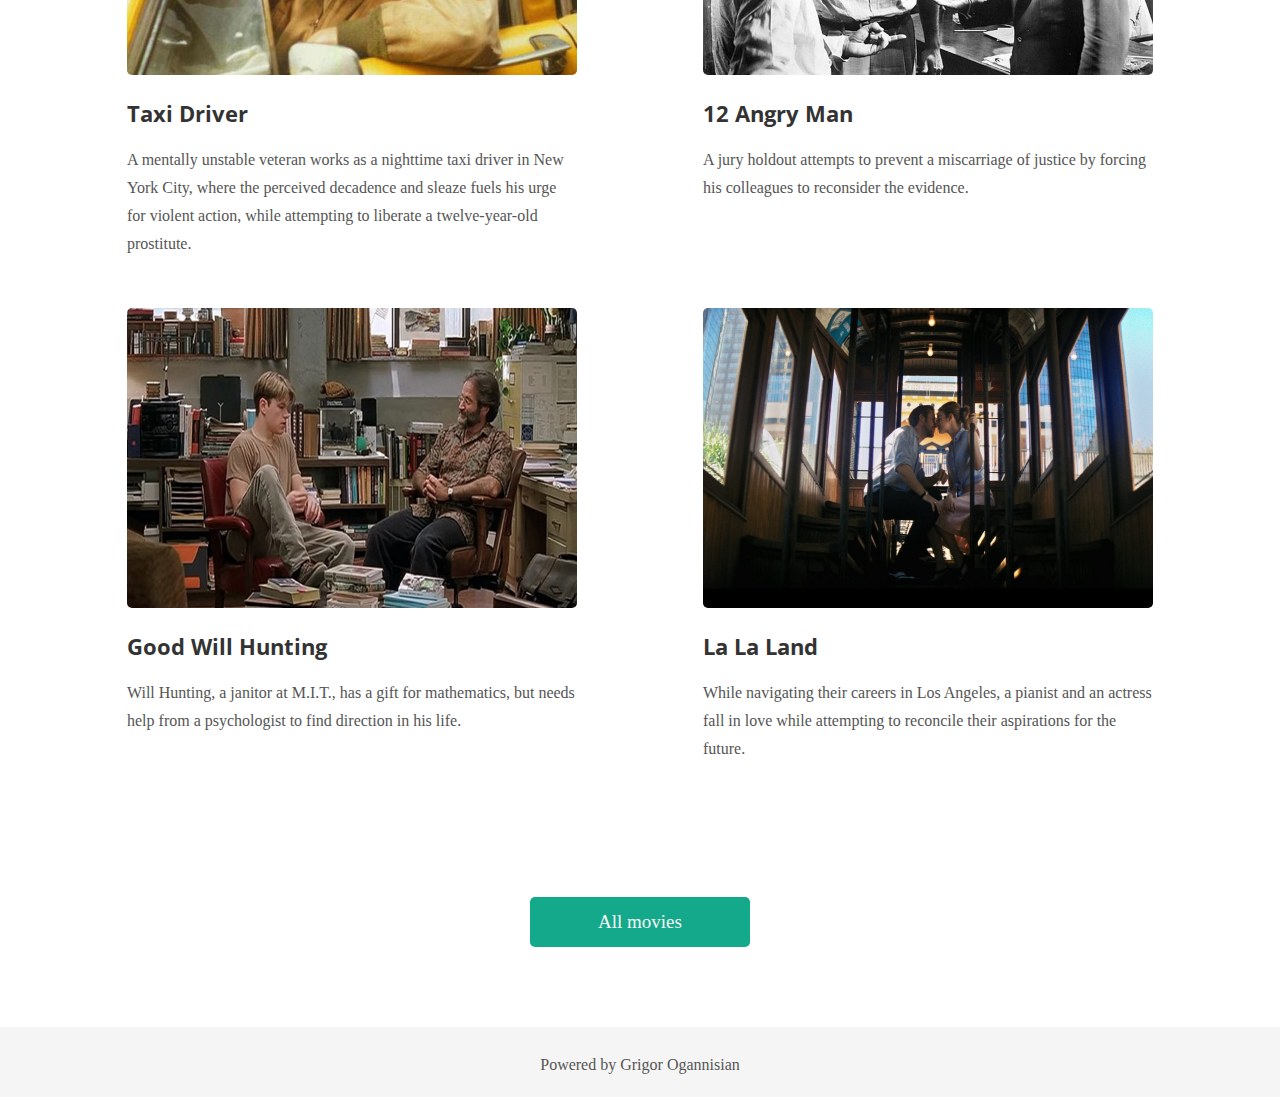
<file: about_me_js/index.html>
<!DOCTYPE html>
<html lang="en">
    <head>
        <meta charset="utf-8">
        <meta name="viewport" content="width=device-width, initial-scale=1.0">
        <link rel="icon" type="image/png" href="images/favicon.png">
        <link rel="stylesheet" href="css/style.css">
        <link rel="stylesheet" href="font_awesome/css/font-awesome.css">
        <link rel="stylesheet" href="css/media.css">
        <link href="https://fonts.googleapis.com/css?family=Open+Sans:300,400,600,700" rel="stylesheet">
        <title>Grigor Ogannisian</title>
    </head>    
    
    <body>
        <div class="header">
            <nav class="button_menu">
                <ul>
                    <li class="drop_down_menu_title"><i class="fa fa-angle-double-down"></i>Menu</li>
                    <ul class="drop_down_menu">
                        <li>
                            <a href="#link_about_me">
                                <i class="fa fa-user"></i>
                                <span>About me</span>
                            </a>
                        </li>
                        <li>
                            <a href="#link_how_ps">
                                <i class="fa fa-heart"></i>
                                <span>My PS</span>
                            </a>
                        </li>
                        <li>
                            <a href="#link_favorite_movies">
                                <i class="fa fa-video-camera"></i>
                                <span>Favorite movies</span>
                            </a>
                        </li>
                    </ul>
                </ul>
            </nav>
            <nav class="top_menu">
                <a class="button_about_me" href="#link_about_me">
                    <i class="fa fa-user"></i>
                    <span>About me</span>
                </a>
                <a class="button_how_ps" href="#link_how_ps">
                    <i class="fa fa-heart"></i>
                    <span>My PS</span>
                </a>
                <a class="button_favorite_movies" href="#link_favorite_movies">
                    <i class="fa fa-video-camera"></i>
                    <span>Favorite movies</span>
                </a>
                <div class="clear"></div>
            </nav>    
        </div>
        
        <div class="main_container">
            <div class="content">
                <div class="content_top">
                    <img class="my_photo" src="images/me.png" alt="Unfortunately, you can not see my photo, 
                                                                  but believe me it's too hot, hot damn🔥">                       
                    <blockquote class="quote">
                        <p class="quote_main">
                            Code has become the 4th literacy. 
                            Everyone needs to know how our digital 
                            world works, not just engineers.
                        </p>
                        <footer class="quote_footer">— Mark Surman</footer>
                    </blockquote>
                    <div class="clear"></div>
                </div>
                
                <div class="information_about_me">
                    <div class="text">
                        <h1 class="text_name_title" id="link_about_me">Grigor Ogannisian</h1>
                        <div class="rectangle"></div>
                        <p class="text_information">
                            I am an eighteen years old guy. 
                            I study software engineering at the university. 
                            I like to read fiction and scientific articles, 
                            sing, dance, ski and travel.
                        </p>
                    </div>
                    <div class="text">
                        <h2 class="text_ps_title" id="link_how_ps">How i got to PS</h2>
                        <p class="text_information">
                            I very love mathematics. 
                            I like to think systematically and logically. 
                            I wanna create something new. 
                            The skills i get here will be always useful, 
                            even if i decide to do something else, for example, music.
                        </p>
                    </div>
                    <div class="write_me_string cursor_pointer" id="write_me_string">
                        <a class="write_me_click">
                            <span class= "write_me_string_text">Write me</span>
                            <span class="write_me_string_arrow"> →</span>
                        </a>
                    </div>
                </div>
                
                <div class="favorite_list">
                    <div class="favorite">
                        <span class="favorite_title">My favorite singers</span>
                        <ul class="list singers_list">
                            <li>Bruno Mars</li>
                            <li>Frank Sinatra</li>
                            <li>Bob Dylan</li>
                            <li>Freddie Mercury</li>
                        </ul>
                    </div>    
                    <div class="favorite">
                        <span class="favorite_title">My favorite movies</span>
                        <ol class="list">
                            <li>Taxi Driver</li>
                            <li>12 angry men</li>
                            <li>Good Will Hunting</li>
                            <li>La La Land</li>
                            <li>Forrest Gump</li>
                            <li>Snatch</li>
                            <li>American History X</li>
                            <li>Pulp Fiction</li>
                        </ol>
                    </div>
                </div>
                <div class="clear"></div>
            </div> 
            
            <div class="favorite_movies">
                <div class="favorite_movies_container">
                    <div class="movies_description">
                        <h3 class="favorite_movies_title" id="link_favorite_movies">Favorite movies</h3>
                        <div class="first_three_movies_description each_movie_description">
                            <img src="images/taxi_driver.png" alt="" class="movie_picture">
                            <h4 class="movie_title">Taxi Driver</h4>
                            <p class="movie_text">A mentally unstable veteran works as a nighttime taxi driver in New York City, where the perceived decadence and sleaze fuels his urge for violent action, while attempting to liberate a twelve-year-old prostitute.</p>
                        </div>
                        <div class="first_three_movies_description each_movie_description">
                            <img src="images/12_angry_man.jpg" alt="" class="movie_picture">
                            <h4 class="movie_title">12 Angry Man</h4>
                            <p class="movie_text">A jury holdout attempts to prevent a miscarriage of justice by forcing his colleagues to reconsider the evidence.</p>
                        </div>
                        <div class="first_three_movies_description each_movie_description">
                            <img src="images/good_will_hunting.jpg" alt="" class="movie_picture">
                            <h4 class="movie_title">Good Will Hunting</h4>
                            <p class="movie_text">Will Hunting, a janitor at M.I.T., has a gift for mathematics, but needs help from a psychologist to find direction in his life.</p>
                        </div>
                        <div class="each_movie_description">
                            <img src="images/la_la_land.jpg" alt="" class="movie_picture">
                            <h4 class="movie_title">La La Land</h4>
                            <p class="movie_text">While navigating their careers in Los Angeles, a pianist and an actress fall in love while attempting to reconcile their aspirations for the future.</p>
                        </div>
                        <div class="clear"></div>
                    </div>
                    
                    <div class="all_movies cursor_pointer" id="button_more_movies">
                        <button class="all_movies_button cursor_pointer"><span>All movies</span></button>
                    </div>
                    
                    <div class="movies_showmore" id="movies_showmore">
                        <div class="first_three_movies_description each_movie_description">
                            <img src="images/forrest_gump.png" alt="" class="movie_picture">
                            <h4 class="movie_title">Forrest Gump</h4>
                            <p class="movie_text">The presidencies of Kennedy and Johnson, Vietnam, Watergate, and other history unfold through the perspective of an Alabama man with an IQ of 75.</p>
                        </div>
                        <div class="first_three_movies_description each_movie_description">
                            <img src="images/snatch.png" alt="" class="movie_picture">
                            <h4 class="movie_title">Snatch</h4>
                            <p class="movie_text">Unscrupulous boxing promoters, violent bookmakers, a Russian gangster, incompetent amateur robbers, and supposedly Jewish jewelers fight to track down a priceless stolen diamond.</p>
                        </div>
                        <div class="first_three_movies_description each_movie_description">
                            <img src="images/american_history_x.png" alt="" class="movie_picture">
                            <h4 class="movie_title">American History X</h4>
                            <p class="movie_text">A former neo-nazi skinhead tries to prevent his younger brother from going down the same wrong path that he did.</p>
                        </div>
                        <div class="each_movie_description">
                            <img src="images/pulp_fiction.png" alt="" class="movie_picture">
                            <h4 class="movie_title">Pulp Fiction</h4>
                            <p class="movie_text">The lives of two mob hitmen, a boxer, a gangster's wife, and a pair of diner bandits intertwine in four tales of violence and redemption.</p>
                        </div>
                        <div class="clear"></div>
                    </div>
                </div>
            </div>
            
            <div class="popup_window" id="popup_window">            
                <div class="write_form">
                    <h3 class="popup_window_title">WRITE ME</h3>
                    <img src="images/close.png" alt="" id="close" class="close">
                    <div class="write_form_container">
                        <form action="php/form_handler.php" name="write_form" method="post" class="form_user">
                            <label for="user_name" class="label_text field_title">Your name<span class="star"> *</span></label><br>
                            <input type="text" id="user_name" name="user_name" class="active_field input_text field_text" required/><br>
                            <label for="email" class="label_text field_title">Your email<span class="star"> *</span></label><br>
                            <input type="email" id="email" name="email" class="active_field input_text field_text" required/><br>
                            <label for="location" class="label_select field_title">Where are you from?</label><br>
                            <select name=”country” class="active_field select field_text cursor_pointer" id="location">
                                <option class="option" value=”Russia”>Russia</option>
                                <option class="option" value=”USA”>USA</option>
                                <option class="option" value=”Other”>Other</option>
                            </select><br>
                            <label class="gender field_title">Your gender</label><br>
                            <label class="label_male field_text cursor_pointer ">
                                <input type="radio" checked name="gender" class="cursor_pointer radio"/>
                                <span>Male</span>
                            </label>
                            <label class="label_female field_text cursor_pointer ">
                                <input type="radio" name="gender" class="cursor_pointer radio"/>
                                <span>Female</span>
                            </label>
                            <label class="user_message field_title">Your message</label>
                            <textarea name=”about_me” rows=10 class="active_field text_area field_text" required></textarea><br>
                            <input type="submit" value="Send" class="submit cursor_pointer" id="submit">
                        </form>
                    </div>    
                </div>
            </div>
        </div>
        
        <div class="footer">
            <span>Powered by Grigor Ogannisian</span>
        </div>
        
        <script src="js/main.js"></script>
    </body>
</html>
</file>
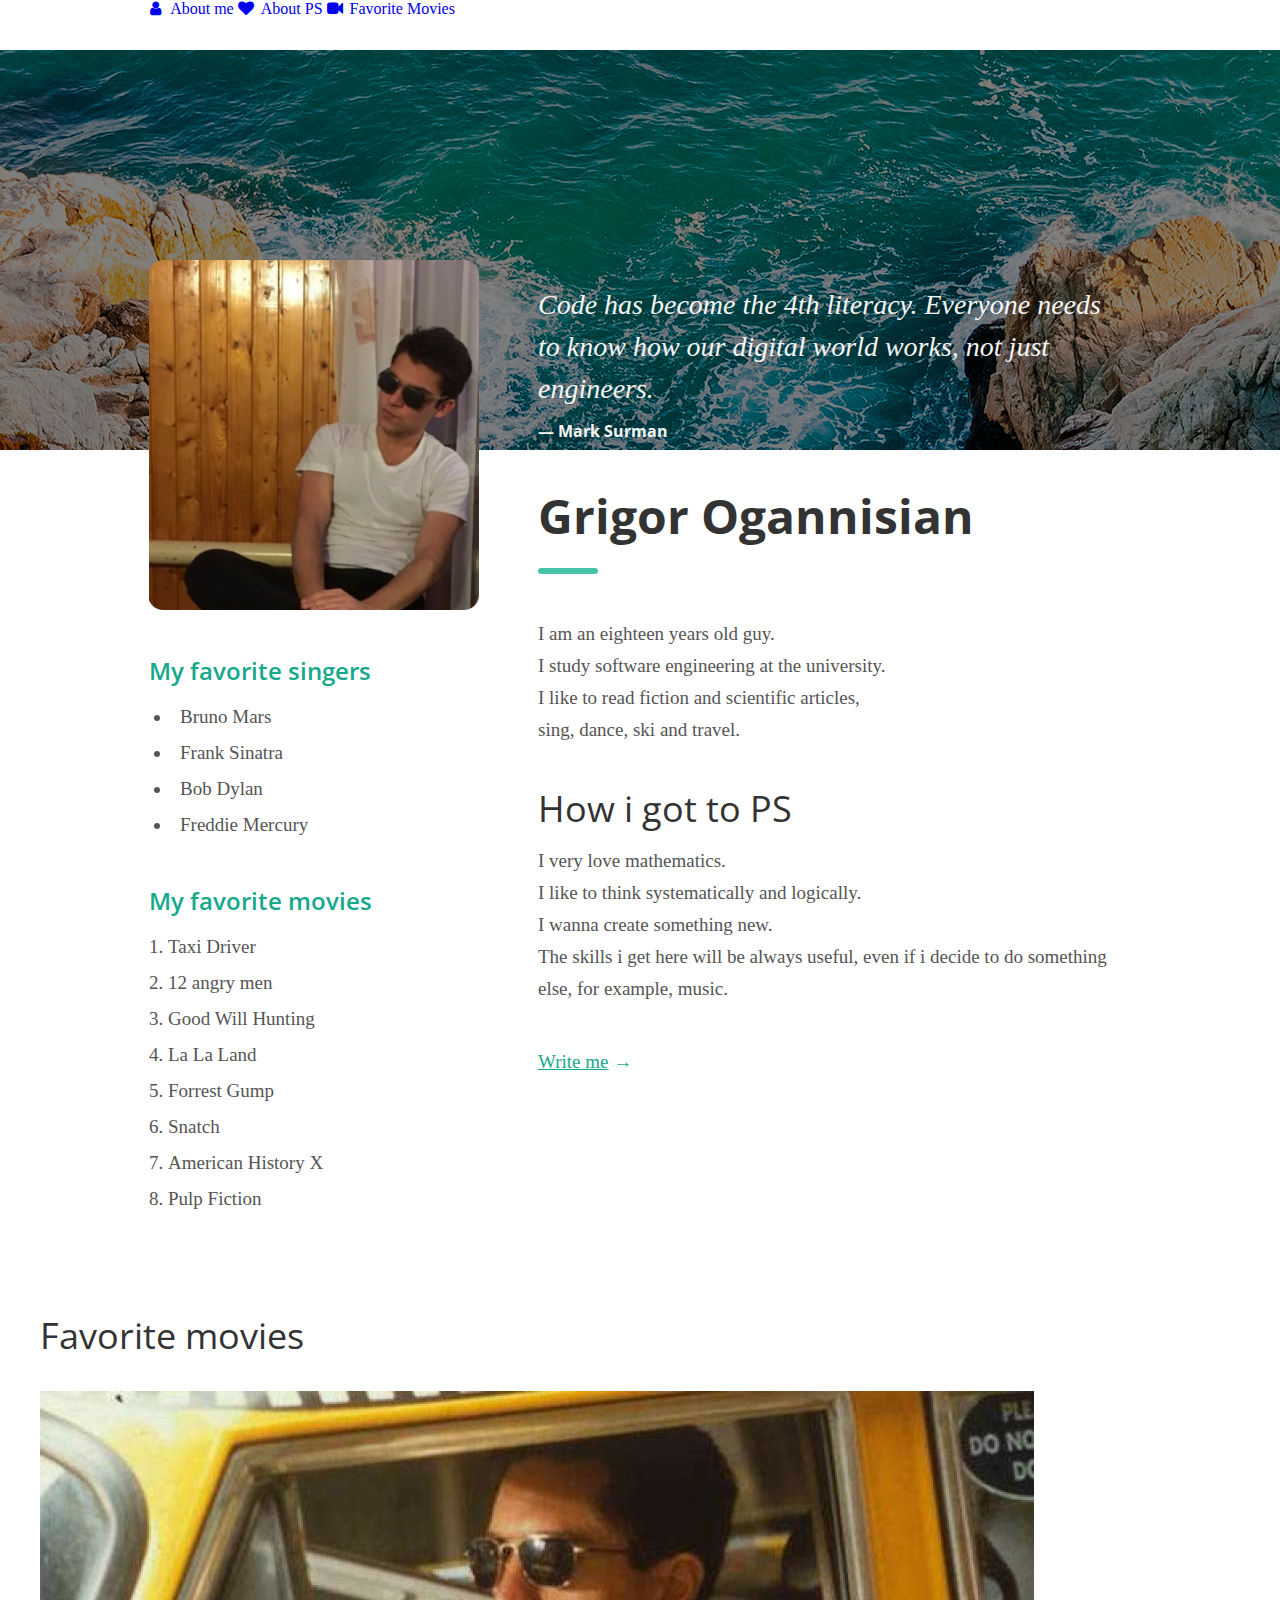
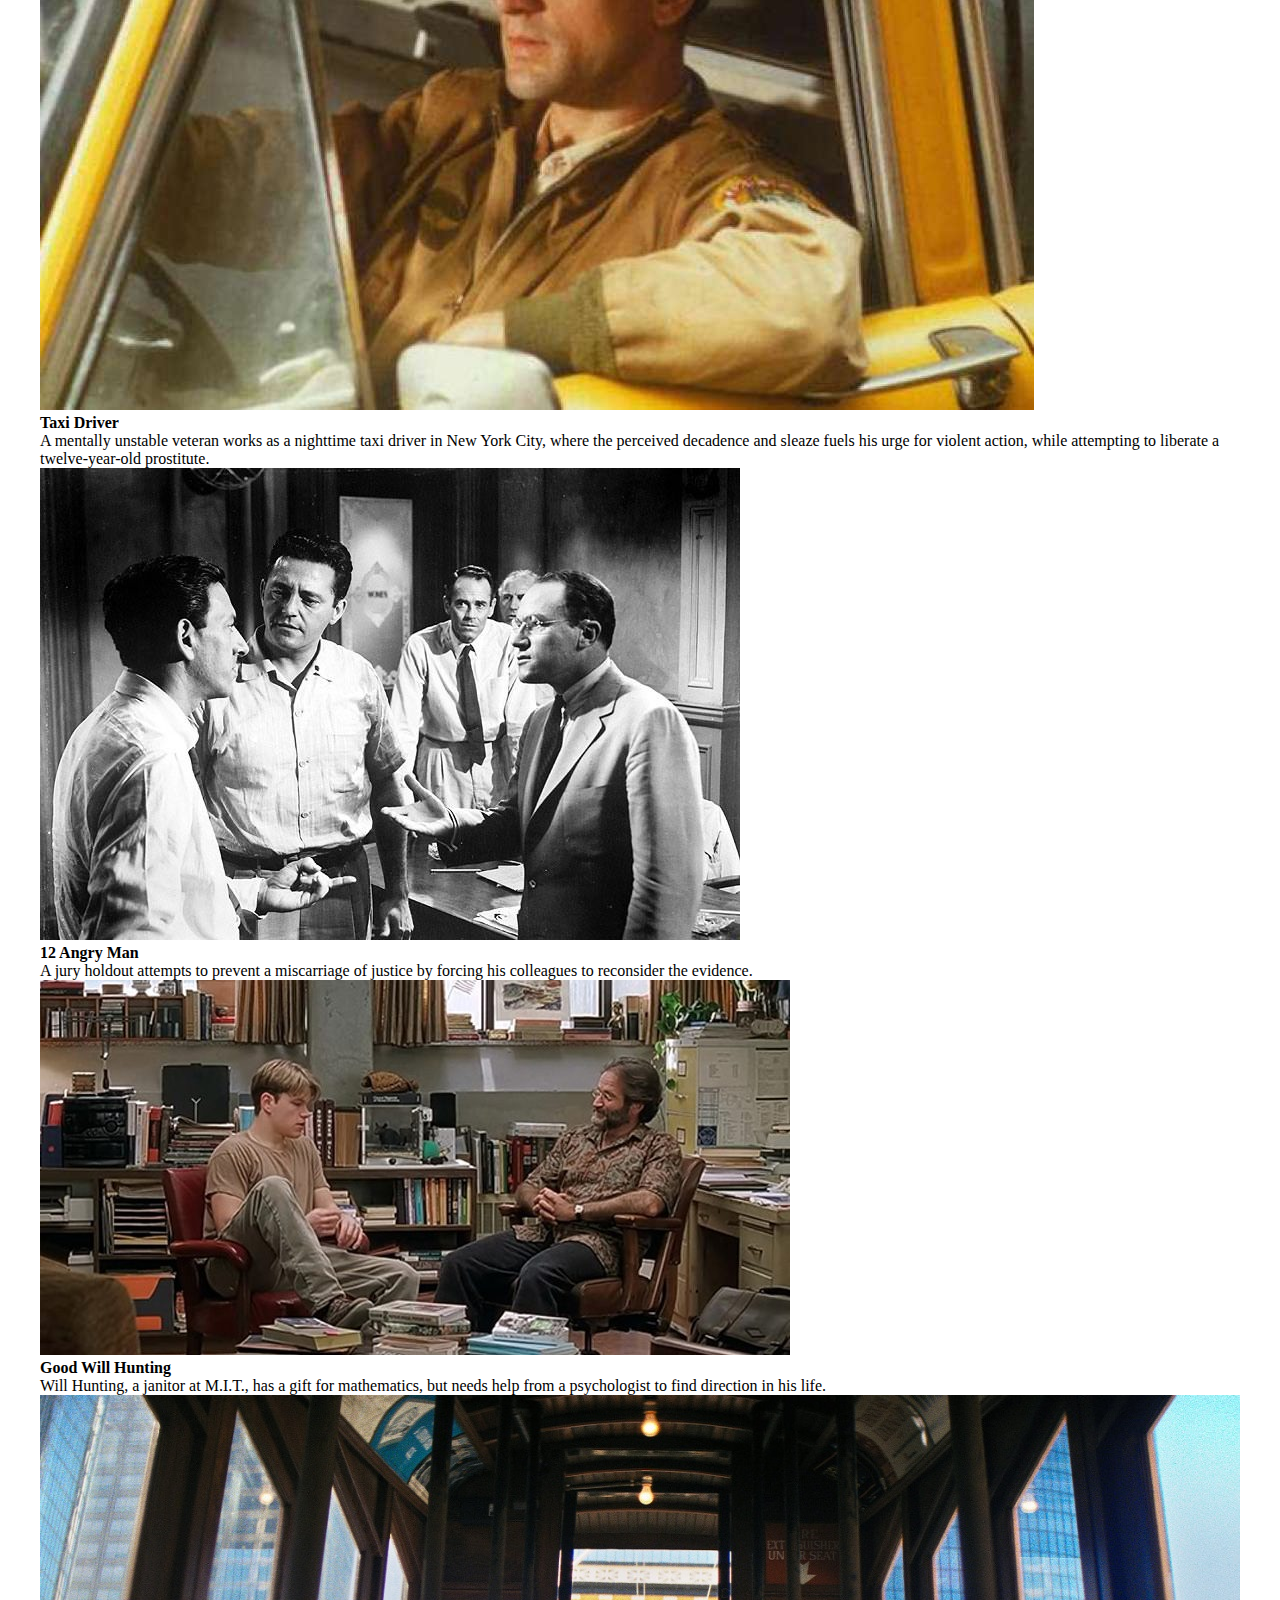
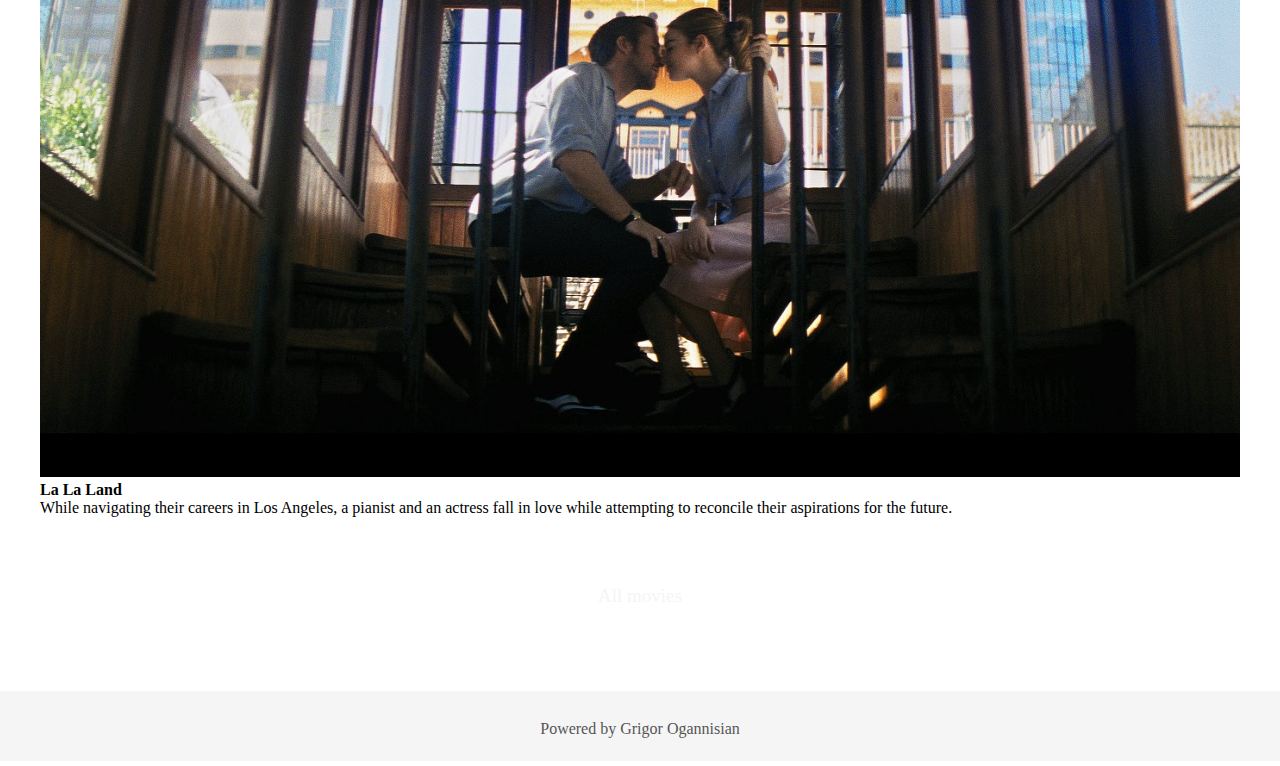
<file: about_me_new_blocks/index.html>
<!DOCTYPE html>
<html>
    <head>
        <meta charset="utf-8">
        <link rel="icon" type="image/png" href="images/favicon.png">
        <link rel="stylesheet" href="css/reset.css">
        <link rel="stylesheet" href="css/style.css">
        <link rel="stylesheet" href="font_awesome/css/font-awesome.css">
        <link href="https://fonts.googleapis.com/css?family=Open+Sans:300,400,600,700" rel="stylesheet">
        <title>Grigor Ogannisian</title>
    </head>
    <body>
        <div class="header">
            <nav class="top_menu">
                <a class="button_about_me" href="#link_about_me">
                    <i class="fa fa-user"></i>
                    <span>About me</span>
                </a>
                <a class="button_how_ps" href="#link_how_ps">
                    <i class="fa fa-heart"></i>
                    <span>About PS</span>
                </a>
                <a class="button_fav_movies" href="#link_fav_movies">
                    <i class="fa fa-video-camera"></i>
                    <span>Favorite Movies</span>
                </a>
            </nav>    
        </div>    
        <div class="main_container">
            <div class="main_container_content">
                <div class="left_side">
                    <img class="my_photo" src="images/me.png" alt="Unfortunately, you can not see my photo, 
                                                                  but believe me it's too hot, hot damn🔥">
                    <div class="left_side_information">
                        <div class="some_favorite">
                            <span class="some_favorite_title">My favorite singers</span>
                            <ul class="list list_singers">
                                <li>Bruno Mars</li>
                                <li>Frank Sinatra</li>
                                <li>Bob Dylan</li>
                                <li>Freddie Mercury</li>
                            </ul>
                        </div>    
                        <div class="some_favorite">
                            <span class="some_favorite_title">My favorite movies</span>
                            <ol class="list">
                                <li>Taxi Driver</li>
                                <li>12 angry men</li>
                                <li>Good Will Hunting</li>
                                <li>La La Land</li>
                                <li>Forrest Gump</li>
                                <li>Snatch</li>
                                <li>American History X</li>
                                <li>Pulp Fiction</li>
                            </ol>
                        </div>
                    </div>                 
                </div>
                <div class="right_side">
                    <blockquote class="quote">
                        <p class="quote_main">
                            Code has become the 4th literacy. 
                            Everyone needs to know how our digital 
                            world works, not just engineers.
                        </p>
                        <footer class="quote_footer">— Mark Surman</footer>
                    </blockquote>                 
                    <div class="right_side_information">
                        <div class="some_text">
                            <a id="link_about_me"><h1 class="some_text_name_title">Grigor Ogannisian</h1></a>
                            <div class="rectangle"></div>
                            <p class="some_text_information">
                                I am an eighteen years old guy. <br>
                                I study software engineering at the university. <br>
                                I like to read fiction and scientific articles, <br>
                                sing, dance, ski and travel.
                            </p>
                        </div>
                        <div class="some_text">
                            <a id="link_how_ps"><h2 class="some_text_ps_title">How i got to PS</h2></a>
                            <p class="some_text_information">
                                I very love mathematics. <br>
                                I like to think systematically and logically. <br>
                                I wanna create something new. <br>
                                The skills i get here will be always useful, 
                                even if i decide to do something else, for example, music.
                            </p>
                        </div>
                        <div class="to_my_profile">
                            <a class="to_my_profile_link" href="http://vk.com/mr_treasure">
                                <span class= "to_my_profile_text">Write me</span>
                                <span class="to_my_profile_arrow"> →</span>
                            </a>
                        </div>
                    </div>
                    <div class="clear"></div>
                </div>        
            </div>  
            <div class="clear"></div>
            <div class="fav_movies">
                <div class="fav_movies_container">
                    <a id="link_fav_movies"><h3 class="fav_movies_title">Favorite movies</h3></a>
                    <div class="movies_description">
                        <div class="taxi_driver_description">
                            <img src="images/taxi_driver.png" alt="">
                            <h4>Taxi Driver</h4>
                            <p>A mentally unstable veteran works as a nighttime taxi driver in New York City, where the perceived decadence and sleaze fuels his urge for violent action, while attempting to liberate a twelve-year-old prostitute.</p>
                        </div>
                        <div class="angry_man_description">
                            <img src="images/12_angry_man.png" alt="">
                            <h4>12 Angry Man</h4>
                            <p>A jury holdout attempts to prevent a miscarriage of justice by forcing his colleagues to reconsider the evidence.</p>
                        </div>
                        <div class="will_description">
                            <img src="images/good_will_hunting.jpg" alt="">
                            <h4>Good Will Hunting</h4>
                            <p>Will Hunting, a janitor at M.I.T., has a gift for mathematics, but needs help from a psychologist to find direction in his life.</p>
                        </div>
                        <div class="lll_description">
                            <img src="images/la_la_land.jpg" alt="">
                            <h4>La La Land</h4>
                            <p>While navigating their careers in Los Angeles, a pianist and an actress fall in love while attempting to reconcile their aspirations for the future.</p>
                        </div>
                    </div>
                    <div class="clear"></div>
                    <div class="all_movies">
                        <span>All movies</span>
                    </div>
                </div>
            </div>
        </div>
        <div class="footer">
            <span>Powered by Grigor Ogannisian</span>
        </div>
    </body>
</html>
</file>
<file: about_me_adaptive/scss/style.css>
* {
  margin: 0;
  padding: 0;
  border: none; }

*:focus {
  outline: none; }

a {
  text-decoration: none; }

.clear {
  clear: both; }

label, form, input {
  display: inline-block;
  text-align: left; }

body {
  min-width: 320px; }

.header {
  width: auto;
  height: 50px; }

.button_menu {
  display: none;
  font-size: 19px;
  font-family: "Georgia";
  color: black;
  height: 50px;
  text-align: center;
  width: 100px;
  transition: 0.6s ease; }
  .button_menu i {
    margin-right: 10px; }
  .button_menu ul {
    list-style: none; }

.drop_down_menu {
  text-align: left;
  display: none;
  position: absolute;
  margin: 14px 0 0 -10px; }
  .drop_down_menu a {
    font-size: 19px;
    background-color: white;
    font-family: "Georgia";
    color: black;
    display: block;
    height: 35px;
    padding: 15px 20px 0;
    transition: 0.6s ease; }
    .drop_down_menu a:hover {
      color: whitesmoke;
      background-color: #15a98c;
      transition: 0.6s ease; }

.drop_down_menu_title {
  padding-top: 15px; }

.top_menu {
  max-width: 1000px;
  width: 100%;
  margin: 0 auto; }
  .top_menu a {
    font-size: 19px;
    font-family: "Georgia";
    color: black;
    display: block;
    height: 35px;
    padding: 15px 20px 0;
    float: left;
    transition: 0.6s ease; }
    .top_menu a:hover {
      color: whitesmoke;
      background-color: #15a98c;
      transition: 0.6s ease; }
  .top_menu .button_about_me i {
    margin-right: 6px; }
  .top_menu .button_how_ps i {
    margin-right: 4px; }
  .top_menu .button_favorite_movies i {
    margin-right: 3px; }

.main_container {
  background: url("../images/background.png") no-repeat;
  background-size: 1920px 400px;
  background-position: top center; }
  .main_container .content {
    width: 90%;
    max-width: 1000px;
    margin: 0 auto;
    padding-top: 150px; }
  .main_container .favorite_movies {
    background-color: #f5f5f5;
    margin-top: 63px;
    padding: 35px 0 60px; }
  .main_container .write_form {
    padding: 41px 0 50px;
    margin: 0 auto;
    text-align: center; }

.content_top {
  margin-top: 61px; }
  .content_top .quote {
    color: whitesmoke;
    max-width: 500px;
    width: 100%;
    margin-top: 25px; }
    .content_top .quote p {
      font-size: 28px;
      line-height: 42px;
      font-family: "Georgia";
      font-style: italic; }
    .content_top .quote footer {
      font-size: 16px;
      font-family: "Open Sans";
      font-weight: bold;
      line-height: 42px; }
  .content_top .my_photo {
    width: 100%;
    max-width: 330px; }

.information_about_me {
  float: right;
  position: static;
  max-width: 570px;
  margin: -127px 40px 0 0;
  width: 100%; }

.text_name_title {
  font-size: 48px;
  color: #333333;
  font-family: "Open Sans", sans-serif;
  font-weight: bold;
  margin-bottom: 20px; }

.text_ps_title {
  font-size: 36px;
  color: #333333;
  font-family: "Open Sans";
  font-weight: 400; }

.text_information {
  line-height: 32px;
  margin-bottom: 38px;
  margin-top: 12px; }

.to_my_profile {
  margin-top: 46px; }
  .to_my_profile a {
    font-size: 19px;
    color: #15a98c;
    font-family: "Georgia";
    margin-top: 50px; }
    .to_my_profile a:hover span {
      color: #098d72; }

.to_my_profile_text {
  text-decoration: underline; }

.rectangle {
  width: 60px;
  height: 6px;
  border-radius: 3px;
  background-color: #15a98c;
  margin: 0 0 43px 0; }

.favorite_list {
  float: left;
  max-width: 300px;
  width: 100%;
  margin: 45px 60px 0 0; }
  .favorite_list span {
    margin-bottom: 12px;
    font-size: 24px;
    color: #15a98c;
    font-family: "Open Sans";
    font-weight: 600; }
  .favorite_list .list {
    line-height: 36px;
    list-style-position: inside;
    margin-top: 12px;
    margin-bottom: 41px; }
  .favorite_list ul {
    margin-left: 5px; }

.list,
.text_information {
  font-size: 19px;
  color: #555555;
  font-family: "Georgia"; }

.movies_description {
  max-width: 1200px;
  width: 90%;
  display: flex;
  flex-flow: row wrap;
  margin: 0 auto; }

.favorite_movies_title {
  font-size: 36px;
  color: #333333;
  font-family: "Open Sans";
  margin-bottom: 31px;
  font-weight: 400;
  width: 100%; }

.movie_picture {
  max-width: 285px;
  width: 100%;
  border-radius: 5px;
  margin-bottom: 19px; }

.movie_title {
  font-size: 22px;
  color: #333333;
  font-family: "Open Sans";
  font-weight: bold;
  margin-bottom: 18px;
  max-width: 285px;
  width: 100%; }

.movie_text {
  font-size: 16px;
  line-height: 28px;
  color: #555555;
  font-family: "Georgia";
  max-width: 285px;
  width: 100%; }

.taxi_driver_description,
.will_description,
.angry_man_description {
  margin-right: 20px; }

.all_movies {
  margin: 54px auto 0;
  text-align: center;
  max-width: 220px;
  width: 100%; }
  .all_movies button {
    background-color: #15a98c;
    max-width: 220px;
    width: 100%;
    height: 50px;
    border-radius: 5px; }
    .all_movies button:hover {
      background-color: #098d71;
      transition: 0.6s ease; }
  .all_movies span {
    font-size: 19px;
    color: whitesmoke;
    font-family: "Georgia";
    line-height: 50px; }

.line {
  display: inline-block;
  margin-bottom: 12px; }

.write_form_header {
  margin-bottom: 41px; }
  .write_form_header h3 {
    font-size: 36px;
    font-family: "Open Sans", sans-serif;
    color: #333333;
    font-weight: 300;
    display: inline;
    margin: 0 21px; }

.field_title {
  font-size: 20px;
  color: #333333;
  font-family: "Open Sans";
  margin-bottom: 6px; }

.input_text {
  height: 46px; }

.label_text {
  margin-top: 26px; }

.label_select {
  margin-top: 28px; }

.star {
  color: red; }

.select {
  height: 50px;
  margin-bottom: 25px;
  -webkit-appearance: none;
  background: transparent url("../images/arrow_down.png") no-repeat 97% center; }

.field_text {
  font-size: 18px;
  color: #555555;
  font-family: "Open Sans"; }

.label_male span,
.label_female span {
  margin-left: 9px; }

.label_male span {
  margin-right: 36px; }

.gender {
  margin: 19px 0 11px; }

.text_area {
  height: 146px;
  resize: none; }

.active_field {
  border-radius: 3px;
  border: 2px solid #c9c9c9;
  padding: 0 16px;
  max-width: 540px;
  width: 100%;
  box-sizing: border-box; }
  .active_field:hover {
    border-color: #a6a6a6; }
  .active_field:focus {
    border-color: #15a98c; }

.user_message {
  margin-top: 41px;
  max-width: 540px;
  width: 100%; }

input[type=submit] {
  max-width: 220px;
  width: 100%;
  height: 50px;
  border-radius: 5px;
  background-color: #15a98c;
  margin-top: 46px;
  font-size: 19px;
  line-height: 32px;
  color: whitesmoke;
  font-family: "Georgia";
  text-align: center; }
  input[type=submit]:hover {
    background-color: #098d71;
    transition: 0.6s ease; }

.cursor_pointer {
  cursor: pointer; }

.form_user input[type='text'],
.select,
.textarea {
  max-width: 540px;
  width: 100%;
  height: 50px;
  margin: 0 auto; }

.form_user {
  padding: 0 20px;
  max-width: 540px;
  width: 100%;
  box-sizing: border-box; }

.footer {
  background-color: #f5f5f5;
  height: 70px;
  text-align: center; }
  .footer span {
    font-size: 16px;
    line-height: 75px;
    color: #555555;
    font-family: "Georgia"; }

/*# sourceMappingURL=style.css.map */
</file>
<file: about_me_adaptive/scss/media.css>
@media screen and (max-width: 1350px)
{
    .favorite_movies_title
    {
        text-align: center;
    }
    
    .movie_picture,
    .movie_title,
    .movie_text
    {
        max-width: 450px;
    }

    .movie_description
    {
        max-width: 450px;
        margin: 0 auto 50px;
    }

    .favorite_movies_container
    {
        text-align: left;

    }
    
    .all_movies_button
    {
        margin: 30px auto 0;
    }
}

@media screen and (min-width: 1101px)
{
    .my_photo,
    .quote
    {
        float:left;
    }
    
    .my_photo
    {
        margin-right: 65px;
    }
}

@media screen and (max-width: 1100px)
{
    .content_top
    {
        text-align: center;
        margin: 0px;
    }
    
    .information_about_me
    {
        float: left;
        max-width: none;
        margin-top: 15px;
    }
    
    .text_name_title
    {
        text-align: center;
    }
    
    .rectangle
    {
        margin: 0 auto 25px;
    }
    
    .quote
    {
        margin: 0 auto;
    }
    
    .text_information,
    {
        max-width: none;
        margin: 0 auto;
    }
    
    .my_photo
    {
        margin: 0 auto;
    }

    .quote_main,
    .quote_footer
    {
        color:#333;
    }
    
    .favorite_list
    {
        width: 100%;
        max-width: 600px;
        margin: 35px 0 35px 0;
    }
    
    .favorite
    {
        float: left;
        margin: 0 60px 0 0;
    }
}

@media screen and (max-width: 1055px)
{
    .movie_description
    {
        max-width: 650px;
        margin-bottom: 55px;
    }

    .movie_picture,
    .movie_title,
    .movie_text
    {
        width: 100%;
        max-width: 650px;
    }
}


@media screen and (max-width: 740px)
{
    .line
    {
        display: none;
    }
}

@media screen and (max-width: 605px)
{
    .quote
    {
        text-align: center;
        max-width: 90%;
        display: inline-block;
    }
    
    .main_container .favorite_movies
    {
        margin-top: 0;
    }
}

@media screen and (max-width: 555px)
{
    .top_menu
    {
        display: none;
    }  
    
    .button_menu
    {
        display: block;
    }
    
    .button_menu ul
    {

        height: 50px;
    }
    
    .button_menu:hover
    {
        color: rgb(245,245,245);
        background-color: rgb(21,169,140);
        transition: 0.6s ease;
    }
    
    .button_menu :hover ul
    {
        display: block;
    }
}

@media screen and (max-width: 480px)
{
    .all_movies
    {
        margin-top: 0;
    }
    
    .text_name_title
    {
        font-size: 38px;
    }
    
        .content_top .quote p
    {
        font-size: 20px;
        line-height: 29px;
    }
}

@media screen and (max-width: 385px)
{
    .favorite_movies_title
    {
        font-size: 29px;
    }
    
    .text_name_title
    {
        font-size: 30px;
    }
}
</file>
<file: about_me_form/css/style.css>
.main_container_content
{
    width: 1000px;
    margin: 0 auto;
    padding: 211px 20px 0;
}

.header
{
    width: auto;
    height: 50px;
}

.top_menu
{
    width: 1000px;
    margin: 0 auto;
    padding-left: 20px;
}

.menu_button
{
    font-size: 19px;
    font-family: "Georgia";
    color: rgb(0,0,0);
    display: block;
    height: 35px;
    padding: 15px 20px 0;
    float: left; 
}

.menu_button:hover
{
    color: rgb(245,245,245);
    background-color: rgb(21,169,140);
}

.button_about_me i
{
    margin-right: 6px;
}

.button_how_ps i
{
    margin-right: 4px;
}

.button_fav_movies i
{
    margin-right: 3px;    
}

.main_container
{
    background: url('../images/background.png') no-repeat;
    background-size: 1920px 400px;
    background-position: top center;
}

.left_side
{
   float: left;
   margin-right: 59px;
   width: 330px;
   padding-left: 10px;
}

.right_side
{
    margin-top: 45px;
    width: 570px;
    float: left;
}

.quote
{
    margin-top: -21px;
    color: rgb(245,245,245);
}

.quote_main
{
    font-size: 28px;
    line-height: 42px;
    font-family: "Georgia";
    font-style: italic;
}

.quote_footer
{
    font-size: 16px;
    font-family: "Open Sans";
    font-weight: bold;
    line-height: 42px;
}

.left_side_information
{
    margin-top: 39px;
}

.right_side_information
{
    margin-top: 30px;
    float: left;
    width: 570px;
}

.some_favorite_title
{
    margin-bottom: 12px;
    font-size: 24px;
    color: rgb(21,169,140);
    font-family: "Open Sans";
    font-weight: 600;
}

.rectangle
{
    width: 60px;
    height: 6px;
    border-radius: 3px;
    background-color: #45c3a9;
    margin: 0 0 43px 0;
}

.some_text_name_title
{
    font-size: 48px;
    color: rgb(51, 51, 51);
    font-family: "Open Sans", sans-serif;
    font-weight: bold;
    margin-bottom: 21px; 
}

.singers_list
{
    margin-bottom: 41px;
    margin-left: 5px;
}

.list,
.some_text_information
{
    font-size: 19px;
    color: rgb(85,85,85);
    font-family: "Georgia";
}

.list
{
    line-height: 36px;
    list-style-position: inside;
    margin-top: 12px;
}

.some_text_information
{
    line-height: 32px;
    margin-bottom: 38px;
    margin-top: 12px;
}

.some_text_ps_title
{
    font-size: 36px;
    color: rgb(51,51,51);
    font-family: "Open Sans";
    font-weight: 400;
}

.to_my_profile_link
{
    font-size: 19px;
    color: rgb(21,169,139);
    font-family: "Georgia";
    margin-top: 50px;
}

.to_my_profile
{
    margin-top: 46px;
}

.to_my_profile_text
{
    text-decoration: underline;
}

.to_my_profile:hover span
{
    color: rgb(9, 141, 114);
}

.fav_movies
{
    background-color: #f5f5f5;
    margin-top: 63px;
    padding: 1px 0 60px;
}

.fav_movies_container
{
    width: 1200px;
    margin: 30px auto 0;
}

.fav_movies_title
{
    font-size: 36px;
    color: rgb(51,51,51);
    font-family: "Open Sans";
    margin-bottom: 31px;
    font-weight: 400;
}

.all_movies_description
{
    width: 285px;
    height: auto;
    float: left;
}

.taxi_driver_description,
.angry_man_description,
.will_description
{
    margin-right: 20px;
}

.all_movies_description img
{
    width: 285px;
    height: 190px;
    border-radius: 5px;
    margin-bottom: 19px;
}

.all_movies_description h4
{
    font-size: 22px;
    color: rgb(51,51,51);
    font-family: "Open Sans";
    font-weight: bold;
    margin-bottom: 18px;
}

.all_movies_description p
{
    font-size: 16px;
    line-height: 28px;
    color: rgb(85,85,85);
    font-family: "Georgia";
}

.all_movies
{
    margin: 54px auto 0;
    text-align: center;
    width: 220px;
}

.all_movies button
{
    background-color: rgb(21,169,139);
    width: 220px;
    height: 50px;
    border-radius: 5px;
}

.all_movies button:hover
{
    background-color: #098d71;
}

.all_movies span
{
    font-size: 19px;
    color: rgb(245,245,245);
    font-family: "Georgia";
    line-height: 50px;
}

.write_form
{
    padding: 41px 0 50px;
    margin: 0 auto;
    text-align: center;
}

.footer
{
    background-color: #f5f5f5;
    height: 70px;
    text-align: center;
}

.footer span
{
    font-size: 16px;
    line-height: 75px;
    color: rgb(85,85,85);
    font-family: "Georgia";
}

.line
{
    display: inline-block;
    margin-bottom: 12px;
}

.write_form_header
{
    margin-bottom: 41px;
}

.write_form_header h3
{
    font-size: 36px;
    font-family: "Open Sans", sans-serif;
    color: rgb(51, 51, 51);
    font-weight: 300;
    display: inline;
    margin: 0 21px;
}

.field_title
{
    font-size: 20px;
    color: rgb(51,51,51);
    font-family: "Open Sans";
    margin-bottom: 6px;
}

.star
{
    color: red;
}

.input_text
{
    width: 504px;
    height: 46px;
    border-radius: 3px;
    border: 2px solid #c9c9c9;
    padding: 0 16px;
}

.label_text
{
    margin-top: 26px;
}

.label_select
{
    margin-top: 28px;
}

.select
{
    width: 540px;
    height: 50px;
    border-radius: 3px;
    border: 2px solid #c9c9c9;
    margin-bottom: 25px;
    padding: 0 16px;
    -webkit-appearance: none;
    background: transparent url("../images/arrow_down.png") no-repeat 97% center;
    
}

.field_text
{
    font-size: 18px;
    color: rgb(85,85,85);
    font-family: "Open Sans";
}

.label_male span,
.label_female span
{
    margin-left: 9px;
}

.label_male span
{
    margin-right: 36px;
}

.gender
{
    margin: 19px 0 11px;
}

.text_area
{
    width: 505px;
    height: 146px;
    border-radius: 3px;
    border: 2px solid #c9c9c9;
    resize: none;
    padding: 0 16px;
}

input[type=submit]
{
    width: 220px;
    height: 50px;
    border-radius: 5px;
    background-color: #15a98b;
    margin-top: 46px;
    font-size: 19px;
    line-height: 32px;
    color: rgb(245,245,245);
    font-family: "Georgia";
    text-align: center;
}

.user_message
{
    margin-top: 41px;
}

input[type=submit]:hover
{
    background-color: #098d71;   
}

.active_field:hover
{
    border-color: rgb(166, 166, 166);
}

.active_field:focus,
{
    border-color: rgb(21, 169, 140);
}

.label:focus
{
    font-size: 18px;
    color: rgb(85,85,85);
    font-family: "Open Sans";
}

.cursor_pointer
{
    cursor: pointer;
}
</file>
<file: about_me_form_scss/scss/style.css>
* {
  margin: 0;
  padding: 0;
  border: none;
  outline: none; }

a {
  text-decoration: none; }

.clear {
  clear: both; }

label, form, input {
  display: inline-block;
  text-align: left; }

.header {
  width: auto;
  height: 50px; }

.top_menu {
  width: 1000px;
  margin: 0 auto;
  padding-left: 20px; }
  .top_menu a {
    font-size: 19px;
    font-family: "Georgia";
    color: black;
    display: block;
    height: 35px;
    padding: 15px 20px 0;
    float: left; }
  .top_menu a:hover {
    color: whitesmoke;
    background-color: #15a98c; }
  .top_menu .button_about_me i {
    margin-right: 6px; }
  .top_menu .button_how_ps i {
    margin-right: 4px; }
  .top_menu .button_fav_movies i {
    margin-right: 3px; }

.main_container {
  background: url("../images/background.png") no-repeat;
  background-size: 1920px 400px;
  background-position: top center; }
  .main_container .content {
    width: 1000px;
    margin: 0 auto;
    padding: 211px 20px 0; }
  .main_container .fav_movies {
    background-color: #f5f5f5;
    margin-top: 63px;
    padding: 1px 0 60px; }
  .main_container .write_form {
    padding: 41px 0 50px;
    margin: 0 auto;
    text-align: center; }

.content_left_side {
  float: left;
  margin-right: 59px;
  width: 330px;
  padding-left: 10px; }

.content_right_side {
  margin-top: 45px;
  width: 570px;
  float: left; }
  .content_right_side blockquote {
    margin-top: -21px;
    color: whitesmoke; }
    .content_right_side blockquote p {
      font-size: 28px;
      line-height: 42px;
      font-family: "Georgia";
      font-style: italic; }
    .content_right_side blockquote footer {
      font-size: 16px;
      font-family: "Open Sans";
      font-weight: bold;
      line-height: 42px; }

.left_side_information {
  margin-top: 39px; }
  .left_side_information span {
    margin-bottom: 12px;
    font-size: 24px;
    color: #15a98c;
    font-family: "Open Sans";
    font-weight: 600; }
  .left_side_information ul, .left_side_information ol {
    line-height: 36px;
    margin-left: 21px;
    margin-top: 12px; }
  .left_side_information ul {
    margin-bottom: 41px; }

.right_side_information {
  margin-top: 30px;
  float: left;
  width: 570px; }
  .right_side_information h1 {
    font-size: 48px;
    color: #333333;
    font-family: "Open Sans", sans-serif;
    font-weight: bold;
    margin-bottom: 21px; }
  .right_side_information .rectangle {
    width: 60px;
    height: 6px;
    border-radius: 3px;
    background-color: #15a98c;
    margin: 0 0 43px 0; }
  .right_side_information h2 {
    font-size: 36px;
    color: #333333;
    font-family: "Open Sans";
    font-weight: 400; }
  .right_side_information p {
    line-height: 32px;
    margin-bottom: 38px;
    margin-top: 12px; }
  .right_side_information .to_my_profile {
    margin-top: 46px; }
    .right_side_information .to_my_profile a {
      font-size: 19px;
      color: #15a98c;
      font-family: "Georgia";
      margin-top: 50px; }
    .right_side_information .to_my_profile :hover span {
      color: #098d72; }

.to_my_profile_text {
  text-decoration: underline; }

.list,
.some_text_information {
  font-size: 19px;
  color: #555555;
  font-family: "Georgia"; }

.fav_movies_container {
  width: 1200px;
  margin: 30px auto 0; }
  .fav_movies_container h3 {
    font-size: 36px;
    color: #333333;
    font-family: "Open Sans";
    margin-bottom: 31px;
    font-weight: 400; }
  .fav_movies_container .lll_description, .fav_movies_container .taxi_driver_description,
  .fav_movies_container .angry_man_description,
  .fav_movies_container .will_description {
    width: 285px;
    height: auto;
    float: left; }
    .fav_movies_container .lll_description img, .fav_movies_container .taxi_driver_description img,
    .fav_movies_container .angry_man_description img,
    .fav_movies_container .will_description img {
      width: 285px;
      height: 190px;
      border-radius: 5px;
      margin-bottom: 19px; }
    .fav_movies_container .lll_description h4, .fav_movies_container .taxi_driver_description h4,
    .fav_movies_container .angry_man_description h4,
    .fav_movies_container .will_description h4 {
      font-size: 22px;
      color: #333333;
      font-family: "Open Sans";
      font-weight: bold;
      margin-bottom: 18px; }
    .fav_movies_container .lll_description p, .fav_movies_container .taxi_driver_description p,
    .fav_movies_container .angry_man_description p,
    .fav_movies_container .will_description p {
      font-size: 16px;
      line-height: 28px;
      color: #555555;
      font-family: "Georgia"; }
  .fav_movies_container .taxi_driver_description,
  .fav_movies_container .angry_man_description,
  .fav_movies_container .will_description {
    margin-right: 20px; }
  .fav_movies_container .all_movies {
    margin: 54px auto 0;
    text-align: center;
    width: 220px; }
    .fav_movies_container .all_movies button {
      background-color: #15a98c;
      width: 220px;
      height: 50px;
      border-radius: 5px; }
    .fav_movies_container .all_movies button:hover {
      background-color: #098d71; }
    .fav_movies_container .all_movies span {
      font-size: 19px;
      color: whitesmoke;
      font-family: "Georgia";
      line-height: 50px; }

.line_left,
.line_right {
  display: inline-block;
  margin-bottom: 12px; }

.write_form_header {
  margin-bottom: 41px; }
  .write_form_header h3 {
    font-size: 36px;
    font-family: "Open Sans", sans-serif;
    color: #333333;
    font-weight: 300;
    display: inline;
    margin: 0 21px; }

.label_text,
.label_select,
.gender,
.user_message {
  font-size: 20px;
  color: #333333;
  font-family: "Open Sans";
  margin-bottom: 6px; }

.input_text {
  width: 504px;
  height: 46px; }

.label_text {
  margin-top: 26px; }

.label_select {
  margin-top: 28px; }

.star {
  color: red; }

.select {
  width: 540px;
  height: 50px;
  margin-bottom: 25px;
  -webkit-appearance: none;
  background: transparent url("../images/arrow_down.png") no-repeat 97% center; }

.select,
.label_male,
.label_female,
.text_area,
.input_text {
  font-size: 18px;
  color: #555555;
  font-family: "Open Sans"; }

.label_male span,
.label_female span {
  margin-left: 9px; }

.label_male span {
  margin-right: 36px; }

.gender {
  margin: 19px 0 11px; }

.text_area {
  width: 505px;
  height: 146px;
  resize: none; }

.input_text,
.select,
.text_area {
  border-radius: 3px;
  border: 2px solid #c9c9c9;
  padding: 0 16px; }

.input_text:hover,
.select:hover,
.text_area:hover {
  border-color: #a6a6a6; }

.input_text:focus,
.select:focus,
.text_area:focus {
  border-color: #15a98c; }

.user_message {
  margin-top: 41px; }

input[type=submit] {
  width: 220px;
  height: 50px;
  border-radius: 5px;
  background-color: #15a98c;
  margin-top: 46px;
  font-size: 19px;
  line-height: 32px;
  color: whitesmoke;
  font-family: "Georgia";
  text-align: center; }

input[type=submit]:hover {
  background-color: #098d71; }

.radio,
.label_male,
.label_female,
.select,
.all_movies,
.submit,
.all_movies button {
  cursor: pointer; }

.footer {
  background-color: #f5f5f5;
  height: 70px;
  text-align: center; }
  .footer span {
    font-size: 16px;
    line-height: 75px;
    color: #555555;
    font-family: "Georgia"; }

/*# sourceMappingURL=style.css.map */
</file>
<file: about_me_js/css/style.css>
* {
  margin: 0;
  padding: 0;
  border: none; }
  *:focus {
    outline: none; }

a {
  text-decoration: none; }

.clear {
  clear: both; }

label, form, input {
  display: inline-block;
  text-align: left; }

body {
  min-width: 320px; }

.cursor_pointer {
  cursor: pointer; }

.header {
  width: auto;
  height: 50px; }

.button_menu {
  display: none;
  font-size: 19px;
  font-family: "Georgia";
  color: black;
  height: 50px;
  text-align: center;
  width: 100px;
  transition: 0.6s ease; }
  .button_menu i {
    margin-right: 10px; }
  .button_menu ul {
    list-style: none; }

.drop_down_menu {
  text-align: left;
  display: none;
  position: absolute;
  margin: 14px 0 0 -10px; }
  .drop_down_menu a {
    font-size: 19px;
    background-color: white;
    font-family: "Georgia";
    color: black;
    display: block;
    height: 35px;
    padding: 15px 20px 0;
    transition: 0.6s ease; }
    .drop_down_menu a:hover {
      color: whitesmoke;
      background-color: #15a98c;
      transition: 0.6s ease; }

.drop_down_menu_title {
  padding-top: 15px; }

.top_menu {
  max-width: 1000px;
  width: 100%;
  margin: 0 auto; }
  .top_menu a {
    font-size: 19px;
    font-family: "Georgia";
    color: black;
    display: block;
    height: 35px;
    padding: 15px 20px 0;
    float: left;
    transition: 0.6s ease; }
    .top_menu a:hover {
      color: whitesmoke;
      background-color: #15a98c;
      transition: 0.6s ease; }
  .top_menu .button_about_me i {
    margin-right: 6px; }
  .top_menu .button_how_ps i {
    margin-right: 4px; }
  .top_menu .button_favorite_movies i {
    margin-right: 3px; }

.main_container {
  background: url("../images/background.png") no-repeat;
  background-size: 1920px 400px;
  background-position: top center; }
  .main_container .content {
    width: 90%;
    max-width: 1000px;
    margin: 0 auto;
    padding-top: 150px; }
  .main_container .favorite_movies {
    margin-top: 63px;
    padding: 35px 0 60px; }
  .main_container .write_form {
    text-align: center;
    max-width: 540px;
    font-family: 'Open Sans', '400';
    color: #333333;
    margin: 35px auto;
    padding: 50px 60px;
    background-color: white;
    border-radius: 10px;
    cursor: default; }

.content_top {
  margin-top: 61px; }
  .content_top .quote {
    color: whitesmoke;
    max-width: 500px;
    width: 100%;
    margin-top: 25px; }
    .content_top .quote p {
      font-size: 28px;
      line-height: 42px;
      font-family: "Georgia";
      font-style: italic; }
    .content_top .quote footer {
      font-size: 16px;
      font-family: "Open Sans";
      font-weight: bold;
      line-height: 42px; }
  .content_top .my_photo {
    width: 100%;
    max-width: 330px; }

.information_about_me {
  float: right;
  position: static;
  max-width: 570px;
  margin: -127px 40px 0 0;
  width: 100%; }

.text_name_title {
  font-size: 48px;
  color: #333333;
  font-family: "Open Sans", sans-serif;
  font-weight: bold;
  margin-bottom: 20px; }

.text_ps_title {
  font-size: 36px;
  color: #333333;
  font-family: "Open Sans";
  font-weight: 400; }

.text_information {
  line-height: 32px;
  margin-bottom: 38px;
  margin-top: 12px; }

.write_me_string {
  margin-top: 46px; }
  .write_me_string a {
    font-size: 19px;
    color: #15a98c;
    font-family: "Georgia";
    margin-top: 50px; }
    .write_me_string a:hover span {
      color: #098d72; }

.write_me_string_text {
  text-decoration: underline; }

.rectangle {
  width: 60px;
  height: 6px;
  border-radius: 3px;
  background-color: #15a98c;
  margin: 0 0 43px 0; }

.favorite_list {
  float: left;
  max-width: 300px;
  width: 100%;
  margin: 45px 60px 0 0; }
  .favorite_list span {
    margin-bottom: 12px;
    font-size: 24px;
    color: #15a98c;
    font-family: "Open Sans";
    font-weight: 600; }
  .favorite_list .list {
    line-height: 36px;
    list-style-position: inside;
    margin-top: 12px;
    margin-bottom: 41px; }
  .favorite_list ul {
    margin-left: 5px; }

.list,
.text_information {
  font-size: 19px;
  color: #555555;
  font-family: "Georgia"; }

.movies_description {
  max-width: 1200px;
  width: 90%;
  display: flex;
  flex-flow: row wrap;
  margin: 0 auto; }

.movies_showmore {
  display: flex;
  opacity: 0;
  height: 0;
  overflow: hidden;
  max-width: 1200px;
  width: 90%;
  flex-flow: row wrap;
  margin: 20px auto 0; }

.favorite_movies_title {
  font-size: 36px;
  color: #333333;
  font-family: "Open Sans";
  margin-bottom: 31px;
  font-weight: 400;
  width: 100%; }

.movie_picture {
  max-width: 285px;
  width: 100%;
  border-radius: 5px;
  margin-bottom: 19px; }

.movie_title {
  font-size: 22px;
  color: #333333;
  font-family: "Open Sans";
  font-weight: bold;
  margin-bottom: 18px;
  max-width: 285px;
  width: 100%; }

.movie_text {
  font-size: 16px;
  line-height: 28px;
  color: #555555;
  font-family: "Georgia";
  max-width: 285px;
  width: 100%; }

.first_three_movies_description {
  margin-right: 20px; }

.all_movies {
  margin: 54px auto 0;
  text-align: center;
  max-width: 220px;
  width: 100%; }
  .all_movies button {
    background-color: #15a98c;
    max-width: 220px;
    width: 100%;
    height: 50px;
    border-radius: 5px; }
    .all_movies button:hover {
      background-color: #098d71;
      transition: 0.6s ease; }
  .all_movies span {
    font-size: 19px;
    color: whitesmoke;
    font-family: "Georgia";
    line-height: 50px; }

.popup_window {
  width: 100%;
  height: 100%;
  display: none;
  position: fixed;
  left: 0;
  top: 0;
  background-color: rgba(0, 0, 0, 0.8);
  cursor: pointer;
  z-index: 1;
  overflow: auto; }

.popup_window_title {
  margin: -12px 0 7px;
  font-size: 36px;
  font-family: "Open Sans", sans-serif;
  color: #333333;
  font-weight: 400;
  display: inline;
  float: left; }

.close {
  float: right;
  margin: -18px -30px 0 0;
  cursor: pointer; }

.field_title {
  font-size: 20px;
  color: #333333;
  font-family: "Open Sans";
  margin-bottom: 6px; }

.input_text {
  height: 46px; }

.label_text {
  margin-top: 26px; }

.label_select {
  margin-top: 28px; }

.star {
  color: red; }

.select {
  height: 50px;
  margin-bottom: 25px;
  -webkit-appearance: none;
  background: transparent url("../images/arrow_down.png") no-repeat 97% center; }

.field_text {
  font-size: 18px;
  color: #555555;
  font-family: "Open Sans"; }

.label_male span,
.label_female span {
  margin-left: 9px; }

.label_male span {
  margin-right: 36px; }

.gender {
  margin: 43px 0 11px; }

.text_area {
  height: 146px;
  resize: none; }

.active_field {
  border-radius: 3px;
  border: 2px solid #c9c9c9;
  padding: 0 16px;
  max-width: 540px;
  width: 100%;
  box-sizing: border-box; }
  .active_field:hover {
    border-color: #a6a6a6; }
  .active_field:focus {
    border-color: #15a98c; }

.user_message {
  margin-top: 41px;
  max-width: 540px;
  width: 100%; }

input[type=submit] {
  max-width: 220px;
  width: 100%;
  height: 50px;
  border-radius: 5px;
  background-color: #15a98c;
  margin-top: 46px;
  font-size: 19px;
  line-height: 32px;
  color: whitesmoke;
  font-family: "Georgia";
  text-align: center; }
  input[type=submit]:hover {
    background-color: #098d71;
    transition: 0.6s ease; }

.form_user input[type='text'],
.select,
.textarea {
  max-width: 540px;
  width: 100%;
  height: 50px;
  margin: 0 auto; }

.form_user {
  max-width: 540px;
  width: 100%;
  box-sizing: border-box; }

.footer {
  background-color: #f5f5f5;
  height: 70px;
  text-align: center; }
  .footer span {
    font-size: 16px;
    line-height: 75px;
    color: #555555;
    font-family: "Georgia"; }
</file>
<file: about_me_js/css/media.css>
@media screen and (max-width: 1350px)
{
    .favorite_movies_title
    {
        text-align: center;
    }
    
    .movie_picture,
    .movie_title,
    .movie_text
    {
        max-width: 450px;
    }

    .each_movie_description
    {
        max-width: 450px;
        margin: 0 auto 50px;
    }

    .favorite_movies_container
    {
        text-align: left;

    }
    
    .all_movies_button
    {
        margin: 30px auto 0;
    }
       
    .main_container .favorite_movies
    {
        margin-top: 0;
    }
}

@media screen and (min-width: 1101px)
{
    .my_photo,
    .quote
    {
        float:left;
    }
    
    .my_photo
    {
        margin-right: 65px;
    }
}

@media screen and (max-width: 1100px)
{
    .content_top
    {
        text-align: center;
        margin: 0px;
    }
    
    .information_about_me
    {
        float: left;
        max-width: none;
        margin-top: 15px;
    }
    
    .text_name_title
    {
        text-align: center;
    }
    
    .rectangle
    {
        margin: 0 auto 25px;
    }
    
    .quote
    {
        margin: 0 auto;
    }
    
    .text_information,
    {
        max-width: none;
        margin: 0 auto;
    }
    
    .my_photo
    {
        margin: 0 auto;
    }

    .quote_main,
    .quote_footer
    {
        color:#333;
    }
    
    .favorite_list
    {
        width: 100%;
        max-width: 600px;
        margin-top: 35px;
    }
    
    .favorite
    {
        float: left;
        margin: 0 60px 0 0;
    }
    
    .write_me_string
    {
        margin-top: -25px;
    }
}

@media screen and (max-width: 1055px)
{
    .each_movie_description
    {
        max-width: 650px;
        margin-bottom: 55px;
    }

    .movie_picture,
    .movie_title,
    .movie_text
    {
        width: 100%;
        max-width: 650px;
    }
}

@media screen and (max-width: 740px)
{
    .line
    {
        display: none;
    }
        
    .main_container .write_form
    {
        margin: 35px 20px;
    }
}

@media screen and (max-width: 605px)
{
    .quote
    {
        text-align: center;
        max-width: 90%;
        display: inline-block;
    }
}

@media screen and (max-width: 555px)
{
    .top_menu
    {
        display: none;
    }  
    
    .button_menu
    {
        display: block;
    }
    
    .button_menu ul
    {

        height: 50px;
    }
    
    .button_menu:hover
    {
        color: rgb(245,245,245);
        background-color: rgb(21,169,140);
        transition: 0.6s ease;
    }
    
    .button_menu :hover ul
    {
        display: block;
    }
}

@media screen and (max-width: 480px)
{
    .all_movies
    {
        margin-top: 0;
    }
    
    .text_name_title
    {
        font-size: 38px;
    }
    
        .content_top .quote p
    {
        font-size: 20px;
        line-height: 29px;
    }
}

@media screen and (max-width: 385px)
{
    .favorite_movies_title
    {
        font-size: 29px;
    }
    
    .text_name_title
    {
        font-size: 30px;
    }
}
</file>
<file: about_me_new_blocks/css/style.css>
.main_container_content
{
    width: 1000px;
    margin: 0 auto;
    padding: 210px 20px 0;
}

.header
{
    width: auto;
    height: 50px;
}

.top_menu
{
    width: 1000px;
    margin: 0 auto;
    padding-left: 20px;
}

.menu_button
{
    font-size: 19px;
    font-family: "Georgia";
    color: rgb(0,0,0);
    display: block;
    height: 35px;
    padding: 15px 20px 0;
    float: left; 
}

.menu_button:hover
{
    color: rgb(245,245,245);
    background-color: rgb(21,169,140);
}

.button_about_me i
{
    margin-right: 6px;
}

.button_how_ps i
{
    margin-right: 4px;
}

.button_fav_movies i
{
    margin-right: 3px;    
}

.main_container
{
    background: url('../images/background.png') no-repeat;
    background-size: 1920px 400px;
    background-position: top center;
}

.left_side
{
   float: left;
   margin-right: 59px;
   width: 330px;
   padding-left: 9px;
}

.right_side
{
    margin-top: 45px;
    width: 570px;
    float: left;
}

.quote
{
    margin-top: -21px;
    color: rgb(245,245,245);
}

.quote_main
{
    font-size: 28px;
    line-height: 42px;
    font-family: "Georgia";
    font-style: italic;
}

.quote_footer
{
    font-size: 16px;
    font-family: "Open Sans";
    font-weight: bold;
    line-height: 42px;
}

.left_side_information
{
    margin-top: 40px;
}

.right_side_information
{
    margin-top: 31px;
    float: left;
    width: 570px;
}

.some_favorite_title
{
    margin-bottom: 12px;
    font-size: 24px;
    color: rgb(21,169,140);
    font-family: "Open Sans";
    font-weight: 600;
}

.rectangle
{
    width: 60px;
    height: 6px;
    border-radius: 3px;
    background-color: #45c3a9;
    margin: 0 0 44px 0;
}

.some_text_name_title
{
    font-size: 48px;
    color: rgb(51, 51, 51);
    font-family: "Open Sans", sans-serif;
    font-weight: bold;
    margin-bottom: 20px; 
}

.list_singers
{
    margin-bottom: 41px;
    margin-left: 5px;
}

.list,
.some_text_information
{
    font-size: 19px;
    color: rgb(85,85,85);
    font-family: "Georgia";
}

.list
{
    line-height: 36px;
    list-style-position: inside;
    margin-top: 12px;
}

.some_text_information
{
    line-height: 32px;
    margin-bottom: 38px;
    margin-top: 12px;
}

.some_text_ps_title
{
    font-size: 36px;
    color: rgb(51,51,51);
    font-family: "Open Sans";
    font-weight: 400;
}

.to_my_profile_link
{
    font-size: 19px;
    color: rgb(21,169,139);
    font-family: "Georgia";
    margin-top: 50px;
}

.to_my_profile
{
    margin-top: 46px;
}

.to_my_profile_text
{
    text-decoration: underline;
}

.to_my_profile:hover span
{
    color: rgb(9, 141, 114);
}

.fav_movies_container
{
    width: 1200px;
    margin: 94px auto 0;
}

.fav_movies_title
{
    font-size: 36px;
    color: rgb(51,51,51);
    font-family: "Open Sans";
    margin-bottom: 31px;
    font-weight: 400;
}

.all_movies_description
{
    width: 285px;
    height: auto;
    float: left;
}

.taxi_driver_description,
.angry_man_description,
.will_description
{
    margin-right: 20px;
}

.all_movies_description img
{
    width: 285px;
    height: 190px;
    border-radius: 5px;
    margin-bottom: 19px;
}

.all_movies_description h4
{
    font-size: 22px;
    color: rgb(51,51,51);
    font-family: "Open Sans";
    font-weight: bold;
    margin-bottom: 18px;
}

.all_movies_description p
{
    font-size: 16px;
    line-height: 28px;
    color: rgb(85,85,85);
    font-family: "Georgia";
}

.all_movies
{
    margin: 54px auto 70px;
    text-align: center;
    width: 220px;
}

.all_movies button
{
    background-color: rgb(21,169,139);
    width: 220px;
    height: 50px;
    border-radius: 5px;
    cursor: pointer;
}

.all_movies button:hover
{
    background-color: #098d71;
}

.all_movies span
{
    font-size: 19px;
    color: rgb(245,245,245);
    font-family: "Georgia";
    line-height: 50px;
}

.footer
{
    background-color: #f5f5f5;
    height: 70px;
    text-align: center;
}

.footer span
{
    font-size: 16px;
    line-height: 75px;
    color: rgb(85,85,85);
    font-family: "Georgia";
}
</file>
